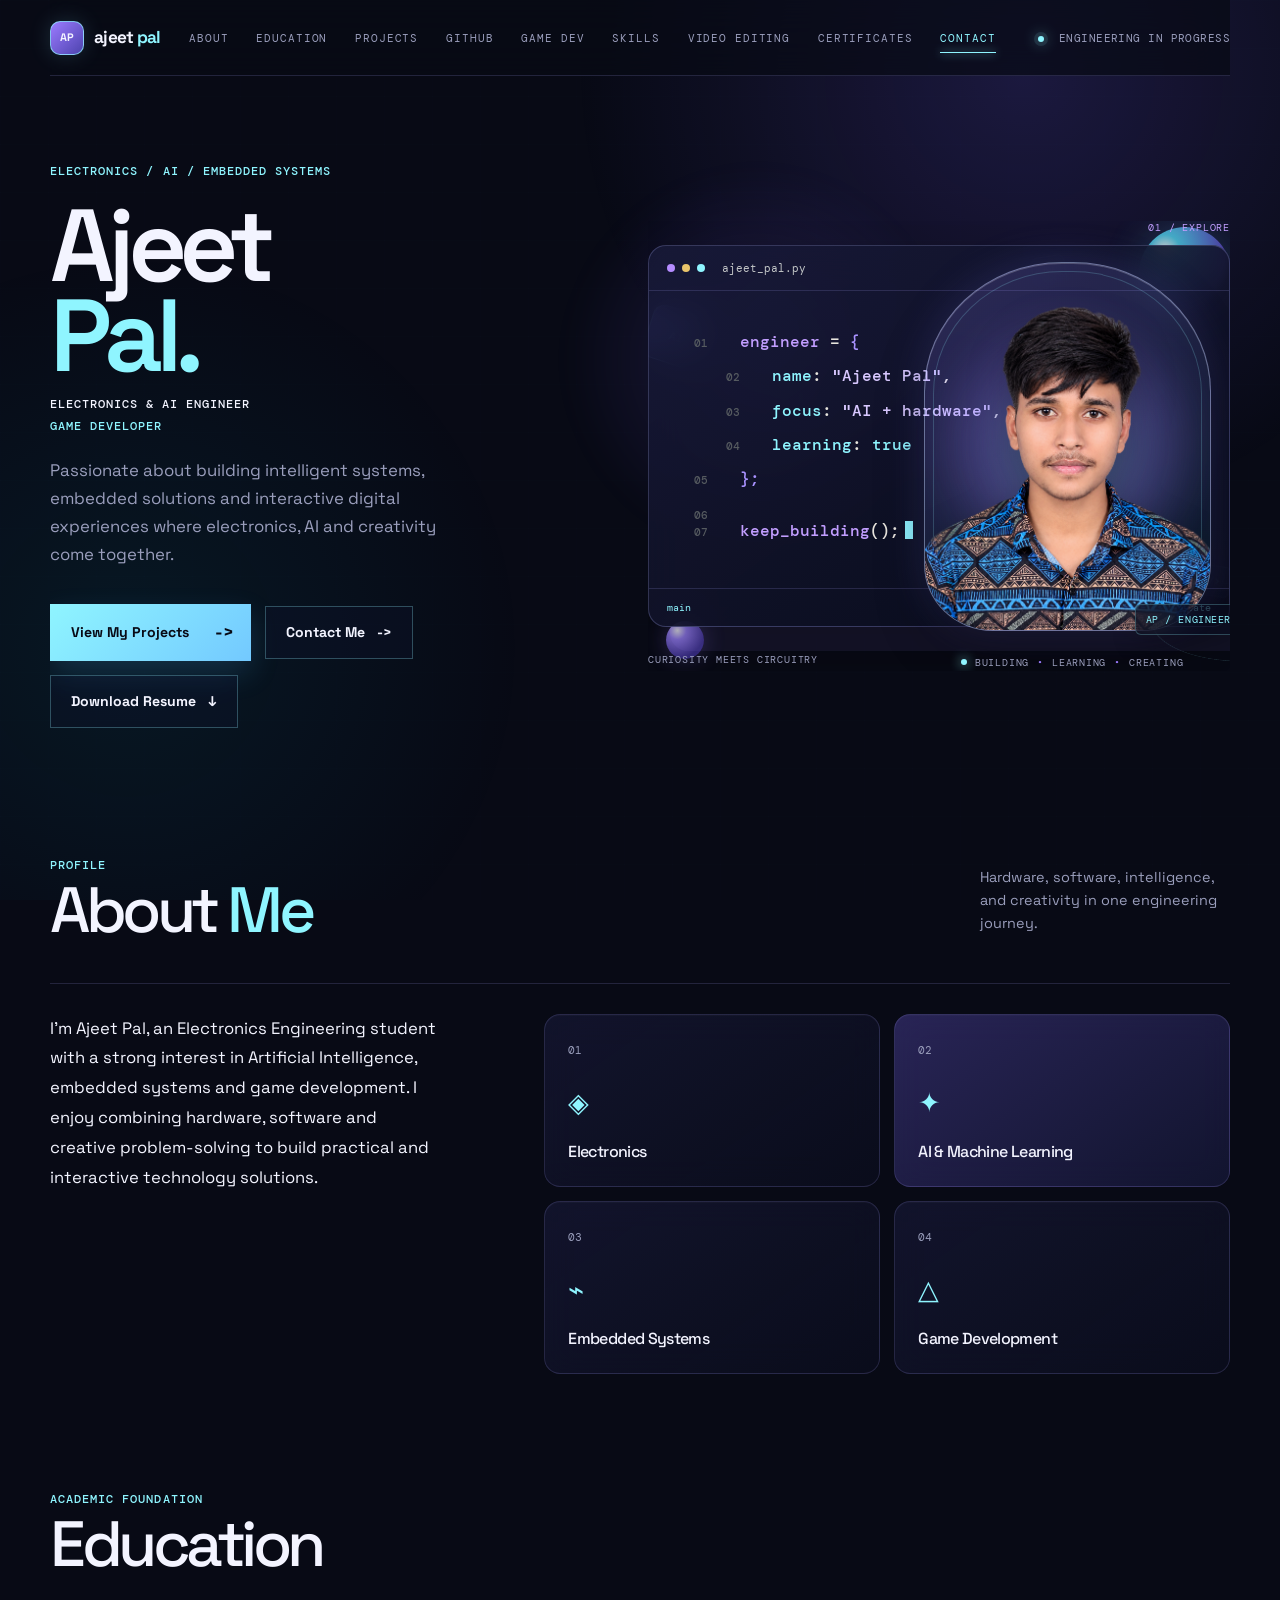
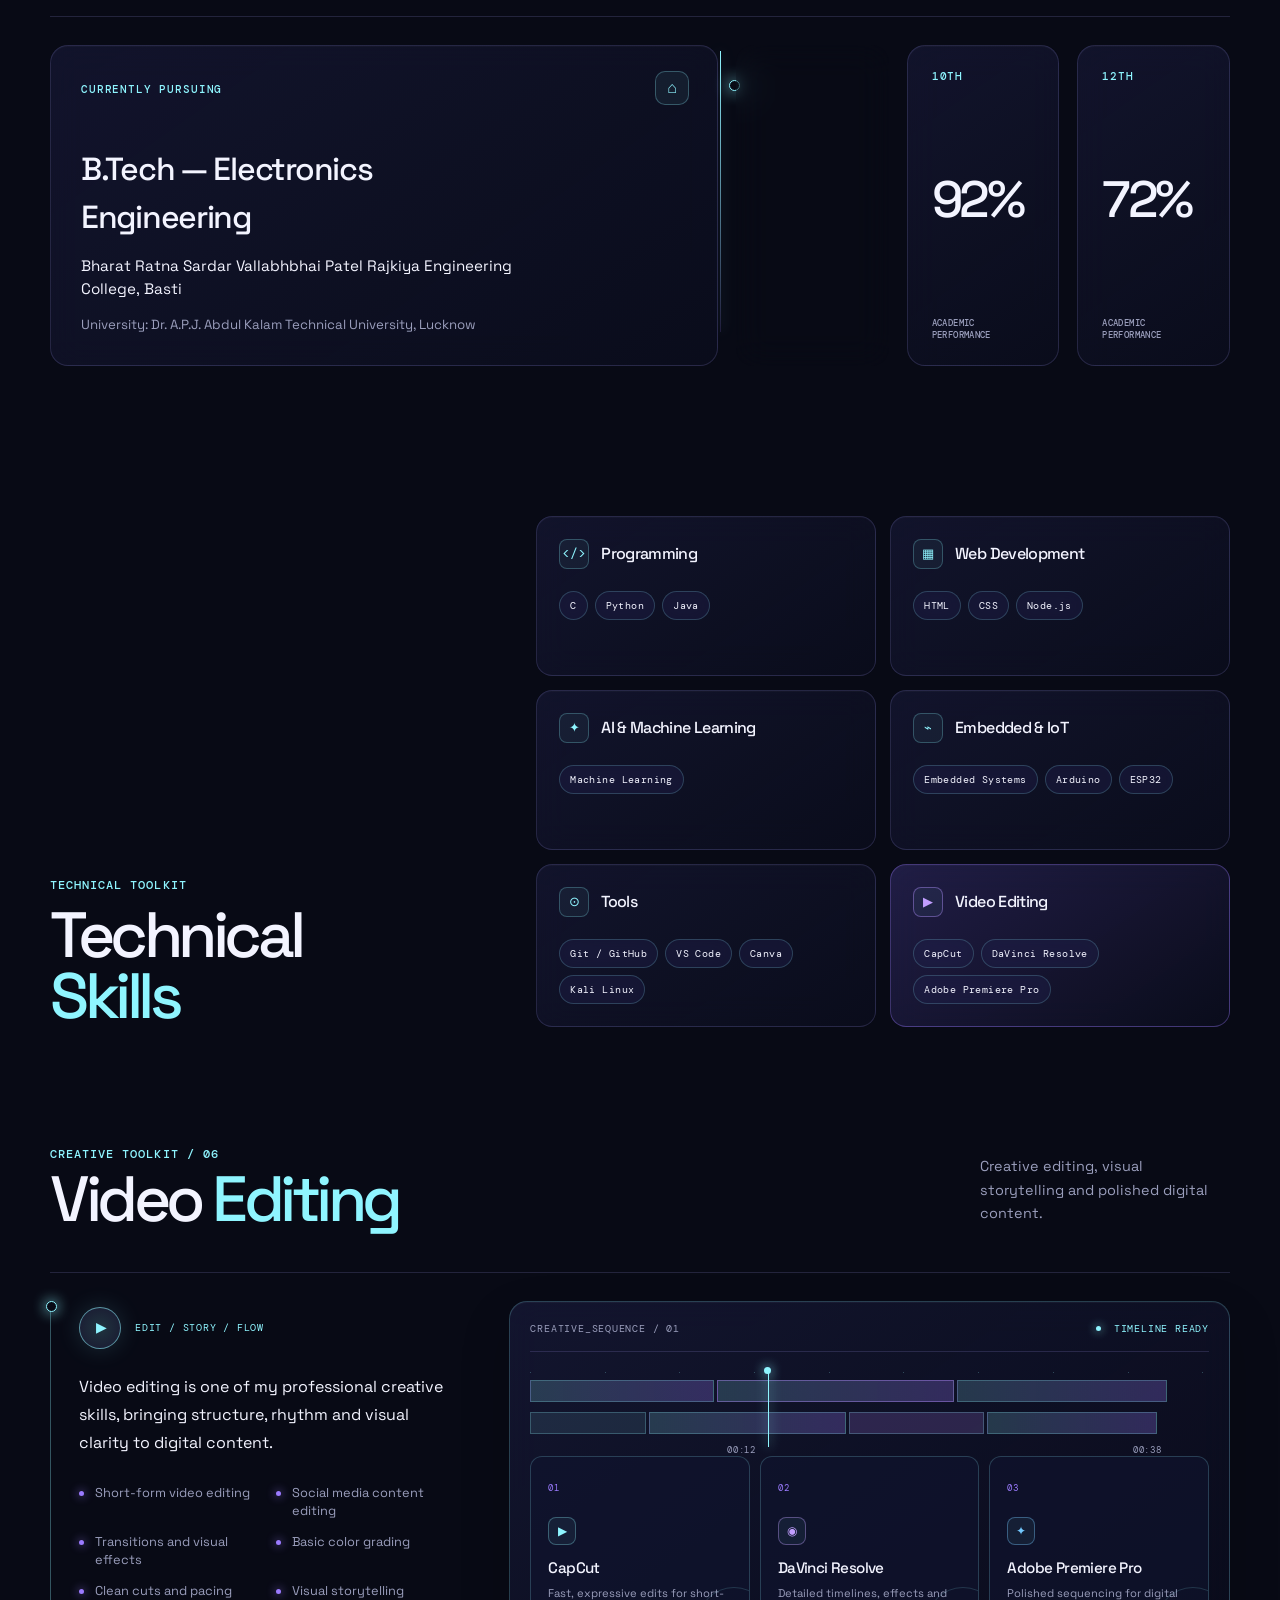
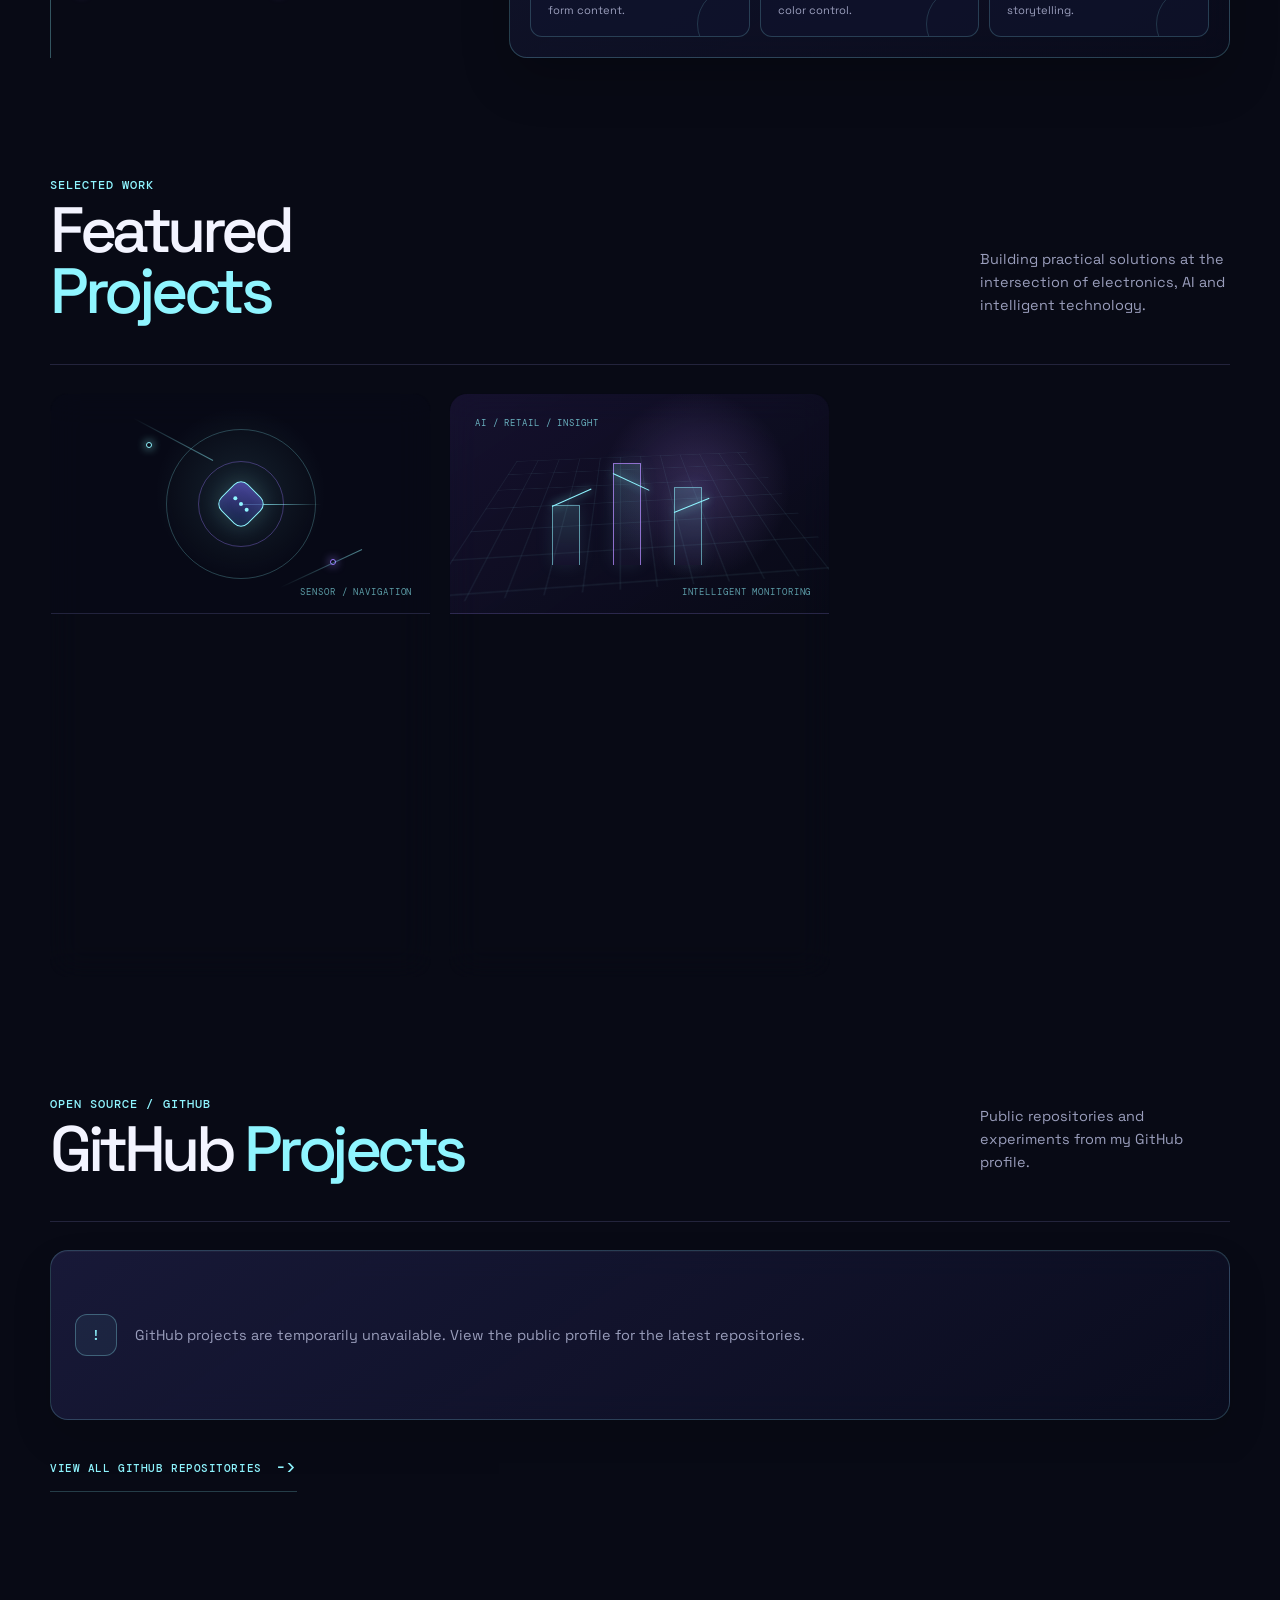
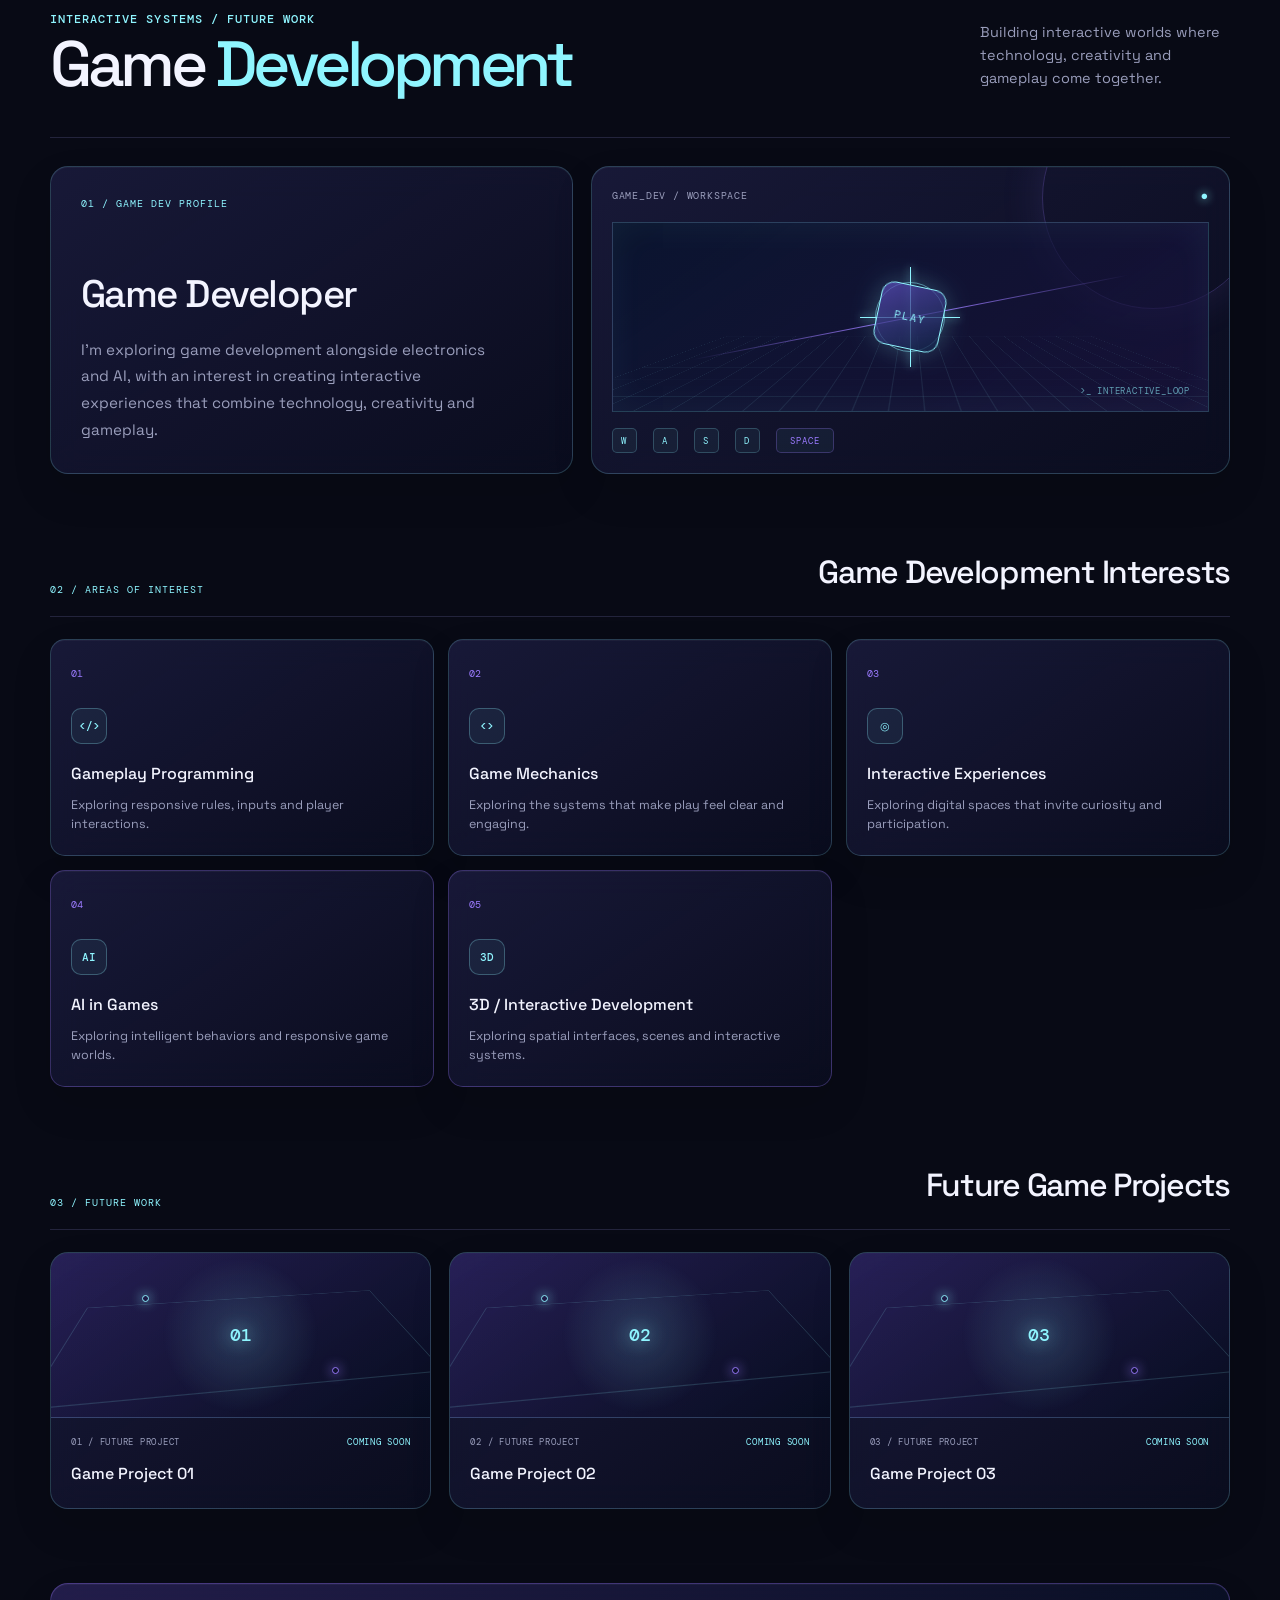
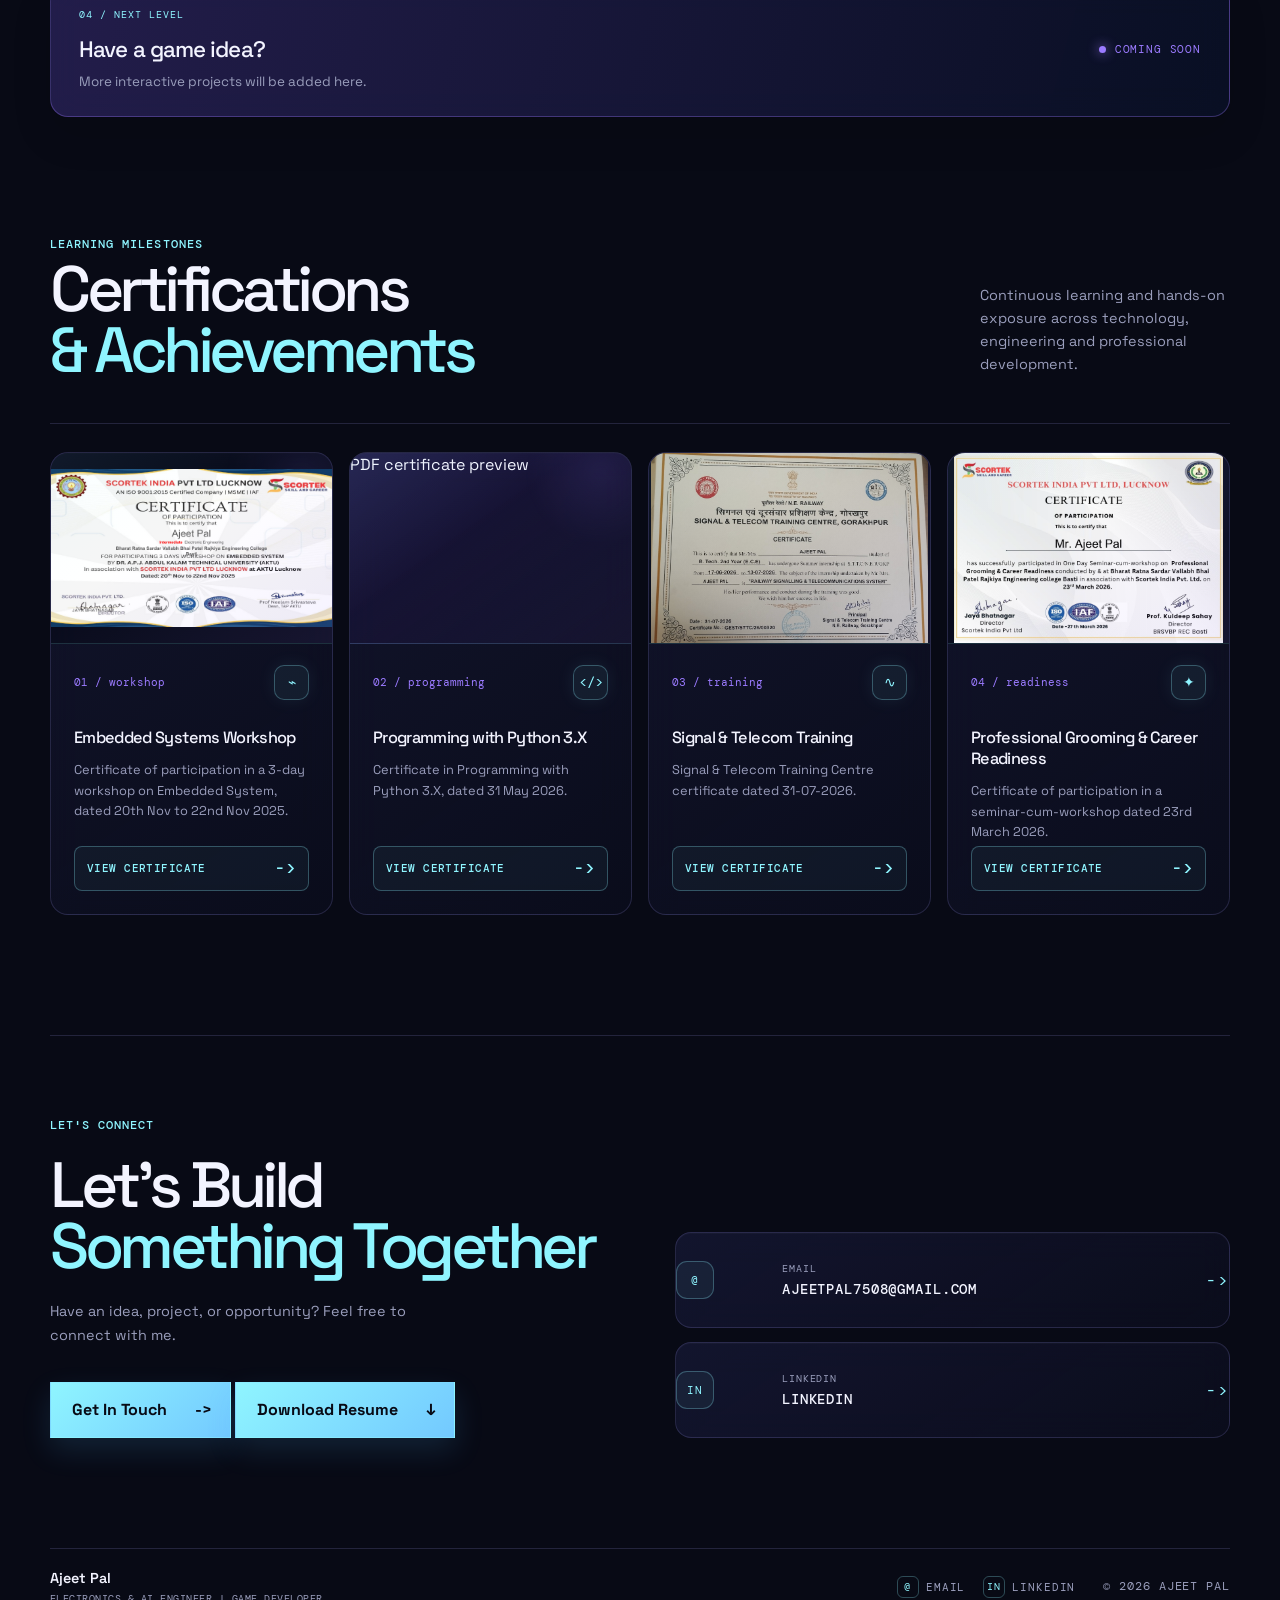
<file: index.html>
<!DOCTYPE html>
<html lang="en">
<head>
  <meta charset="UTF-8">
  <meta name="viewport" content="width=device-width, initial-scale=1.0">
  <meta name="description" content="Portfolio of Ajeet Pal — Electronics &amp; AI Engineer and Game Developer, exploring AI, embedded systems, machine learning, video editing and interactive technology.">
  <meta name="author" content="Ajeet Pal">
  <meta name="theme-color" content="#080a15">
  <meta name="robots" content="index, follow">
  <meta property="og:title" content="Ajeet Pal | Electronics &amp; AI Engineer | Game Developer">
  <meta property="og:description" content="Portfolio of Ajeet Pal — Electronics &amp; AI Engineer and Game Developer, exploring AI, embedded systems, machine learning, video editing and interactive technology.">
  <meta property="og:type" content="website">
  <meta property="og:image" content="https://ajeetpal7508-design.github.io/vibe-coding-landing/assets/ajeet-profile.png">
  <meta property="og:url" content="https://ajeetpal7508-design.github.io/vibe-coding-landing/">
  <meta name="twitter:card" content="summary_large_image">
  <meta name="twitter:title" content="Ajeet Pal | Electronics &amp; AI Engineer | Game Developer">
  <meta name="twitter:description" content="Portfolio of Ajeet Pal — Electronics &amp; AI Engineer and Game Developer, exploring AI, embedded systems, machine learning, video editing and interactive technology.">
  <meta name="twitter:image" content="https://ajeetpal7508-design.github.io/vibe-coding-landing/assets/ajeet-profile.png">
  <title>Ajeet Pal | Electronics &amp; AI Engineer | Game Developer</title>
  <link rel="canonical" href="https://ajeetpal7508-design.github.io/vibe-coding-landing/">
  <link rel="preconnect" href="https://fonts.googleapis.com">
  <link rel="preconnect" href="https://fonts.gstatic.com" crossorigin>
  <link href="https://fonts.googleapis.com/css2?family=DM+Mono:wght@400;500&family=Space+Grotesk:wght@400;500;600;700&display=swap" rel="stylesheet">
  <link rel="icon" type="image/svg+xml" href="assets/favicon.svg">
  <link rel="stylesheet" href="style.css">
  <script type="application/ld+json">
  {
    "@context": "https://schema.org",
    "@type": "Person",
    "name": "Ajeet Pal",
    "url": "https://ajeetpal7508-design.github.io/vibe-coding-landing/",
    "image": "https://ajeetpal7508-design.github.io/vibe-coding-landing/assets/ajeet-profile.png",
    "jobTitle": "Electronics & AI Engineer and Game Developer",
    "description": "Portfolio of Ajeet Pal — Electronics & AI Engineer and Game Developer, exploring AI, embedded systems, machine learning, video editing and interactive technology.",
    "knowsAbout": [
      "Electronics",
      "Artificial Intelligence",
      "Machine Learning",
      "Embedded Systems",
      "Game Development",
      "Video Editing"
    ],
    "sameAs": [
      "https://www.linkedin.com/in/ajeet-pal-542093398/"
    ]
  }
  </script>
</head>
<body>
  <div class="page-shell">
    <header class="site-header">
      <a class="brand" href="index.html" aria-label="Ajeet Pal home">
        <span class="brand-mark">AP</span>
        <span>ajeet<span class="brand-highlight"> pal</span></span>
      </a>
      <button class="menu-toggle" type="button" aria-expanded="false" aria-controls="site-nav">
        <span class="menu-icon" aria-hidden="true"><span></span><span></span></span>
        <span class="sr-only">Toggle navigation</span>
      </button>
      <nav class="site-nav" id="site-nav" aria-label="Main navigation">
        <a href="#about">About</a>
        <a href="#education">Education</a>
        <a href="#projects">Projects</a>
        <a href="#github-projects">GitHub</a>
        <a href="#game-development">Game Dev</a>
        <a href="#skills">Skills</a>
        <a href="#video-editing">Video Editing</a>
        <a href="#certifications">Certificates</a>
        <a href="#contact">Contact</a>
      </nav>
      <span class="header-status"><span class="status-dot"></span> engineering in progress</span>
    </header>

    <main>
      <section class="hero reveal" aria-labelledby="hero-title">
        <div class="hero-copy">
          <p class="eyebrow">Electronics / AI / Embedded Systems</p>
          <h1 id="hero-title">Ajeet<br><span class="accent-text">Pal.</span></h1>
          <p class="hero-role"><span>Electronics &amp; AI Engineer</span><span>Game Developer</span></p>
          <p class="hero-description">Passionate about building intelligent systems, embedded solutions and interactive digital experiences where electronics, AI and creativity come together.</p>
          <div class="hero-actions">
            <a class="primary-button" href="#projects" id="start-building">
              View My Projects
              <span class="button-arrow" aria-hidden="true">-&gt;</span>
            </a>
            <a class="secondary-button" href="#contact">Contact Me <span aria-hidden="true">-&gt;</span></a>
            <a class="secondary-button resume-button" href="assets/Ajeet_Pal_Premium_Resume.pdf" download="Ajeet_Pal_Premium_Resume.pdf" aria-label="Download Ajeet Pal resume">
              Download Resume
              <span class="download-icon" aria-hidden="true">&darr;</span>
            </a>
          </div>
        </div>
        <div class="hero-visual" aria-label="Ajeet Pal profile photo and technology workspace preview">
          <div class="tech-scene" aria-hidden="true">
            <span class="hero-particle particle-one"></span>
            <span class="hero-particle particle-two"></span>
            <span class="hero-particle particle-three"></span>
            <span class="circuit-line circuit-one"></span>
            <span class="circuit-line circuit-two"></span>
            <span class="neural-line neural-line-one"></span>
            <span class="neural-line neural-line-two"></span>
            <span class="neural-line neural-line-three"></span>
            <span class="neural-node neural-node-one"></span>
            <span class="neural-node neural-node-two"></span>
            <span class="neural-node neural-node-three"></span>
            <span class="neural-node neural-node-four"></span>
            <div class="orb orb-large"></div>
            <div class="orb orb-small"></div>
            <div class="tech-cube"><span>AI</span></div>
            <div class="microchip"><span class="chip-core">AP</span><i></i><i></i><i></i><i></i><i></i><i></i><i></i><i></i></div>
            <div class="tech-chip chip-python">PY</div>
            <div class="tech-chip chip-circuit">&lt;/&gt;</div>
            <div class="scene-ring ring-one"></div>
            <div class="scene-ring ring-two"></div>
          </div>
          <div class="profile-stage">
            <div class="profile-glow" aria-hidden="true"></div>
            <div class="profile-frame">
              <img class="profile-photo" src="assets/ajeet-profile.png" alt="Ajeet Pal" width="900" height="1200">
            </div>
            <span class="profile-tag">AP / engineer</span>
          </div>
          <div class="code-window">
            <div class="window-bar">
              <span class="window-dot red"></span>
              <span class="window-dot yellow"></span>
              <span class="window-dot green"></span>
              <span class="window-title">ajeet_pal.py</span>
            </div>
            <div class="code-content">
              <span class="code-line"><i>01</i> <b>engineer</b> = <strong>{</strong></span>
              <span class="code-line indent"><i>02</i> <em>name</em>: <span class="string">"Ajeet Pal"</span>,</span>
              <span class="code-line indent"><i>03</i> <em>focus</em>: <span class="string">"AI + hardware"</span>,</span>
              <span class="code-line indent"><i>04</i> <em>learning</em>: <mark>true</mark></span>
              <span class="code-line"><i>05</i> <strong>};</strong></span>
              <span class="code-line gap"><i>06</i></span>
              <span class="code-line"><i>07</i> <b>keep_building</b>();<span class="cursor"></span></span>
            </div>
            <div class="window-footer"><span>main</span><span>ready to create</span></div>
          </div>
          <div class="visual-label label-top">01 / explore</div>
          <div class="visual-label label-bottom">curiosity meets circuitry</div>
          <div class="hero-status"><span></span>Building <b>•</b> Learning <b>•</b> Creating</div>
        </div>
      </section>

      <section class="features about-section reveal" id="about" aria-labelledby="about-title">
        <div class="section-heading">
          <div>
            <p class="eyebrow">Profile</p>
            <h2 id="about-title">About <span class="accent-text">Me</span></h2>
          </div>
          <p class="section-note">Hardware, software, intelligence, and creativity in one engineering journey.</p>
        </div>
        <div class="about-content">
          <p class="about-description">I’m Ajeet Pal, an Electronics Engineering student with a strong interest in Artificial Intelligence, embedded systems and game development. I enjoy combining hardware, software and creative problem-solving to build practical and interactive technology solutions.</p>
          <div class="feature-grid about-highlights" aria-label="Areas of interest">
          <article class="feature-card">
            <span class="feature-number">01</span>
            <div class="feature-icon">◈</div>
            <h3>Electronics</h3>
          </article>
          <article class="feature-card featured-card">
            <span class="feature-number">02</span>
            <div class="feature-icon">✦</div>
            <h3>AI &amp; Machine Learning</h3>
          </article>
          <article class="feature-card">
            <span class="feature-number">03</span>
            <div class="feature-icon">⌁</div>
            <h3>Embedded Systems</h3>
          </article>
          <article class="feature-card">
            <span class="feature-number">04</span>
            <div class="feature-icon">△</div>
            <h3>Game Development</h3>
          </article>
          </div>
        </div>
      </section>

      <section class="education-section reveal" id="education" aria-labelledby="education-title">
        <div class="section-heading">
          <div>
            <p class="eyebrow">Academic foundation</p>
            <h2 id="education-title">Education</h2>
          </div>
        </div>
        <div class="education-grid">
          <article class="education-card education-primary">
            <span class="card-label">Currently pursuing</span>
            <div class="education-marker">⌂</div>
            <h3>B.Tech — Electronics Engineering</h3>
            <p>Bharat Ratna Sardar Vallabhbhai Patel Rajkiya Engineering College, Basti</p>
            <span class="education-detail">University: Dr. A.P.J. Abdul Kalam Technical University, Lucknow</span>
          </article>
          <div class="performance-grid">
            <article class="education-card stat-card"><span class="card-label">CGPA</span><strong>7.6</strong><span>current academic record</span></article>
            <article class="education-card stat-card"><span class="card-label">10th</span><strong>92%</strong><span>academic performance</span></article>
            <article class="education-card stat-card"><span class="card-label">12th</span><strong>72%</strong><span>academic performance</span></article>
          </div>
        </div>
      </section>

      <section class="skills-section reveal" id="skills" aria-labelledby="skills-title">
        <div class="skills-intro">
            <p class="eyebrow">Technical toolkit</p>
            <h2 id="skills-title">Technical<br><span class="accent-text">Skills</span></h2>
        </div>
        <div class="skill-categories" aria-label="Technical skills">
          <article class="skill-category"><div class="skill-category-heading"><span class="skill-icon">&lt;/&gt;</span><h3>Programming</h3></div><div class="skill-list"><span class="skill-badge">C</span><span class="skill-badge">Python</span><span class="skill-badge">Java</span></div></article>
          <article class="skill-category"><div class="skill-category-heading"><span class="skill-icon">▦</span><h3>Web Development</h3></div><div class="skill-list"><span class="skill-badge">HTML</span><span class="skill-badge">CSS</span><span class="skill-badge">Node.js</span></div></article>
          <article class="skill-category"><div class="skill-category-heading"><span class="skill-icon">✦</span><h3>AI &amp; Machine Learning</h3></div><div class="skill-list"><span class="skill-badge">Machine Learning</span></div></article>
          <article class="skill-category"><div class="skill-category-heading"><span class="skill-icon">⌁</span><h3>Embedded &amp; IoT</h3></div><div class="skill-list"><span class="skill-badge">Embedded Systems</span><span class="skill-badge">Arduino</span><span class="skill-badge">ESP32</span></div></article>
          <article class="skill-category"><div class="skill-category-heading"><span class="skill-icon">⊙</span><h3>Tools</h3></div><div class="skill-list"><span class="skill-badge">Git / GitHub</span><span class="skill-badge">VS Code</span><span class="skill-badge">Canva</span><span class="skill-badge">Kali Linux</span></div></article>
          <article class="skill-category skill-category-video"><div class="skill-category-heading"><span class="skill-icon">&#9654;</span><h3>Video Editing</h3></div><div class="skill-list"><span class="skill-badge">CapCut</span><span class="skill-badge">DaVinci Resolve</span><span class="skill-badge">Adobe Premiere Pro</span></div></article>
        </div>
      </section>

      <section class="video-editing-section reveal" id="video-editing" aria-labelledby="video-editing-title">
        <div class="section-heading video-editing-heading">
          <div>
            <p class="eyebrow">Creative toolkit / 06</p>
            <h2 id="video-editing-title">Video <span class="accent-text">Editing</span></h2>
          </div>
          <p class="section-note">Creative editing, visual storytelling and polished digital content.</p>
        </div>
        <div class="video-editing-layout">
          <div class="video-editing-copy">
            <div class="video-signal" aria-hidden="true"><span class="play-orb">&#9654;</span><span class="signal-label">EDIT / STORY / FLOW</span></div>
            <p>Video editing is one of my professional creative skills, bringing structure, rhythm and visual clarity to digital content.</p>
            <ul class="editing-focus-list">
              <li>Short-form video editing</li>
              <li>Social media content editing</li>
              <li>Transitions and visual effects</li>
              <li>Basic color grading</li>
              <li>Clean cuts and pacing</li>
              <li>Visual storytelling</li>
            </ul>
          </div>
          <div class="editing-console" aria-label="Video editing tools and timeline visual">
            <div class="console-header"><span>creative_sequence / 01</span><span class="console-live"><i></i> timeline ready</span></div>
            <div class="timeline-visual" aria-hidden="true">
              <span class="timeline-playhead"></span><span class="timeline-track track-video"><i></i><i></i><i></i></span><span class="timeline-track track-audio"><i></i><i></i><i></i><i></i></span><span class="timeline-marker marker-one">00:12</span><span class="timeline-marker marker-two">00:38</span>
            </div>
            <div class="editing-tools">
              <article class="editing-tool-card"><span class="tool-index">01</span><span class="tool-glyph">&#9654;</span><h3>CapCut</h3><p>Fast, expressive edits for short-form content.</p></article>
              <article class="editing-tool-card tool-card-violet"><span class="tool-index">02</span><span class="tool-glyph">&#9673;</span><h3>DaVinci Resolve</h3><p>Detailed timelines, effects and color control.</p></article>
              <article class="editing-tool-card tool-card-blue"><span class="tool-index">03</span><span class="tool-glyph">&#10022;</span><h3>Adobe Premiere Pro</h3><p>Polished sequencing for digital storytelling.</p></article>
            </div>
          </div>
        </div>
      </section>

      <section class="projects reveal" id="projects" aria-labelledby="projects-title">
        <div class="section-heading">
          <div>
            <p class="eyebrow">Selected work</p>
            <h2 id="projects-title">Featured<br><span class="accent-text">Projects</span></h2>
          </div>
          <p class="section-note">Building practical solutions at the intersection of electronics, AI and intelligent technology.</p>
        </div>
        <div class="project-grid">
          <a class="project-card" href="project-obstacle-robot.html" aria-label="View project: Obstacle Avoider Robot">
            <div class="project-visual robotics-visual" aria-hidden="true">
              <span class="radar-ring radar-ring-one"></span>
              <span class="radar-ring radar-ring-two"></span>
              <span class="radar-sweep"></span>
              <span class="robot-core"><i></i><i></i><i></i></span>
              <span class="sensor-node node-one"></span>
              <span class="sensor-node node-two"></span>
              <span class="circuit-trace trace-one"></span>
              <span class="circuit-trace trace-two"></span>
              <span class="visual-caption">sensor / navigation</span>
            </div>
            <div class="project-topline"><span>01 / 02</span><span>embedded systems</span></div>
            <h3>Obstacle Avoider Robot</h3>
            <p>An embedded robotics project focused on autonomous obstacle detection and avoidance, combining sensors, a microcontroller and control logic to enable the robot to navigate its surroundings.</p>
            <div class="project-tags" aria-label="Project categories"><span>Embedded Systems</span><span>Robotics</span><span>Arduino</span></div>
            <span class="project-link">View Project <span aria-hidden="true">-&gt;</span></span>
          </a>
          <a class="project-card project-card-lime" href="project-smart-ai-retail.html" aria-label="View project: Smart AI Retail System">
            <div class="project-visual retail-visual" aria-hidden="true">
              <span class="retail-grid"></span>
              <span class="retail-store store-one"></span>
              <span class="retail-store store-two"></span>
              <span class="retail-store store-three"></span>
              <span class="retail-line line-one"></span>
              <span class="retail-line line-two"></span>
              <span class="retail-line line-three"></span>
              <span class="retail-data">AI / RETAIL / INSIGHT</span>
              <span class="visual-caption">intelligent monitoring</span>
            </div>
            <div class="project-topline"><span>02 / 02</span><span>artificial intelligence</span></div>
            <h3>Smart AI Retail System</h3>
            <p>An AI-powered retail intelligence concept designed to support smarter store operations through automated retail monitoring, inventory visibility and intelligent customer-focused insights.</p>
            <div class="project-tags" aria-label="Project categories"><span>Artificial Intelligence</span><span>Retail Technology</span><span>Machine Learning</span></div>
            <span class="project-link">View Project <span aria-hidden="true">-&gt;</span></span>
          </a>
        </div>
      </section>

      <section class="github-projects reveal" id="github-projects" aria-labelledby="github-projects-title">
        <div class="section-heading">
          <div>
            <p class="eyebrow">Open source / GitHub</p>
            <h2 id="github-projects-title">GitHub <span class="accent-text">Projects</span></h2>
          </div>
          <p class="section-note">Public repositories and experiments from my GitHub profile.</p>
        </div>
        <div class="github-project-grid" id="github-project-grid" aria-live="polite">
          <article class="github-project-status" data-github-status>
            <span class="github-status-mark" aria-hidden="true">...</span>
            <p>Loading public repositories...</p>
          </article>
        </div>
        <a class="github-all-link" href="https://github.com/ajeetpal7508-design" target="_blank" rel="noopener noreferrer">
          View All GitHub Repositories <span aria-hidden="true">-&gt;</span>
        </a>
      </section>

      <section class="game-development reveal" id="game-development" aria-labelledby="game-development-title">
        <div class="section-heading">
          <div>
            <p class="eyebrow">Interactive systems / future work</p>
            <h2 id="game-development-title">Game <span class="accent-text">Development</span></h2>
          </div>
          <p class="section-note">Building interactive worlds where technology, creativity and gameplay come together.</p>
        </div>

        <div class="game-dev-profile">
          <article class="game-profile-copy">
            <p class="game-panel-label">01 / Game dev profile</p>
            <h3>Game Developer</h3>
            <p>I&rsquo;m exploring game development alongside electronics and AI, with an interest in creating interactive experiences that combine technology, creativity and gameplay.</p>
          </article>
          <div class="game-console-visual" aria-label="Game development workspace visual">
            <div class="game-console-topline"><span>GAME_DEV / WORKSPACE</span><span class="console-dot">●</span></div>
            <div class="game-console-screen" aria-hidden="true">
              <span class="console-crosshair"></span>
              <span class="console-horizon"></span>
              <span class="console-cube">PLAY</span>
              <span class="console-code">&gt;_ interactive_loop</span>
            </div>
            <div class="game-console-keys" aria-hidden="true"><span>W</span><span>A</span><span>S</span><span>D</span><span>SPACE</span></div>
          </div>
        </div>

        <div class="game-interests-block">
          <div class="game-subheading">
            <p class="game-panel-label">02 / Areas of interest</p>
            <h3>Game Development Interests</h3>
          </div>
          <div class="game-interest-grid">
            <article class="game-interest-card"><span class="game-interest-index">01</span><span class="game-interest-icon">&lt;/&gt;</span><h4>Gameplay Programming</h4><p>Exploring responsive rules, inputs and player interactions.</p></article>
            <article class="game-interest-card"><span class="game-interest-index">02</span><span class="game-interest-icon">&lt;&gt;</span><h4>Game Mechanics</h4><p>Exploring the systems that make play feel clear and engaging.</p></article>
            <article class="game-interest-card"><span class="game-interest-index">03</span><span class="game-interest-icon">◎</span><h4>Interactive Experiences</h4><p>Exploring digital spaces that invite curiosity and participation.</p></article>
            <article class="game-interest-card"><span class="game-interest-index">04</span><span class="game-interest-icon">AI</span><h4>AI in Games</h4><p>Exploring intelligent behaviors and responsive game worlds.</p></article>
            <article class="game-interest-card"><span class="game-interest-index">05</span><span class="game-interest-icon">3D</span><h4>3D / Interactive Development</h4><p>Exploring spatial interfaces, scenes and interactive systems.</p></article>
          </div>
        </div>

        <div class="game-future-block">
          <div class="game-subheading">
            <p class="game-panel-label">03 / Future work</p>
            <h3>Future Game Projects</h3>
          </div>
          <div class="game-project-grid">
            <article class="game-project-placeholder" aria-label="Game Project 01, coming soon"><div class="game-project-screen" aria-hidden="true"><span>01</span><i></i><i></i></div><div class="game-project-meta"><span>01 / FUTURE PROJECT</span><strong>Coming Soon</strong></div><h4>Game Project 01</h4></article>
            <article class="game-project-placeholder" aria-label="Game Project 02, coming soon"><div class="game-project-screen" aria-hidden="true"><span>02</span><i></i><i></i></div><div class="game-project-meta"><span>02 / FUTURE PROJECT</span><strong>Coming Soon</strong></div><h4>Game Project 02</h4></article>
            <article class="game-project-placeholder" aria-label="Game Project 03, coming soon"><div class="game-project-screen" aria-hidden="true"><span>03</span><i></i><i></i></div><div class="game-project-meta"><span>03 / FUTURE PROJECT</span><strong>Coming Soon</strong></div><h4>Game Project 03</h4></article>
          </div>
        </div>

        <aside class="game-future-cta" aria-label="Future game development call to action">
          <div><p class="game-panel-label">04 / Next level</p><h3>Have a game idea?</h3><p>More interactive projects will be added here.</p></div>
          <span class="game-coming-soon"><i aria-hidden="true"></i> Coming Soon</span>
        </aside>
      </section>

      <section class="certifications-section reveal" id="certifications" aria-labelledby="certifications-title">
        <div class="section-heading">
          <div>
            <p class="eyebrow">Learning milestones</p>
            <h2 id="certifications-title">Certifications<br><span class="accent-text">&amp; Achievements</span></h2>
          </div>
          <p class="section-note">Continuous learning and hands-on exposure across technology, engineering and professional development.</p>
        </div>
        <div class="certificate-grid">
          <article class="certificate-card">
            <div class="certificate-media image-media"><img src="assets/certificates/embedded-systems-workshop.png" alt="Embedded Systems Workshop certificate for Ajeet Pal" width="1500" height="843" loading="lazy"></div>
            <div class="certificate-content">
              <div class="certificate-topline"><span>01 / workshop</span><span class="certificate-icon">⌁</span></div>
              <h3>Embedded Systems Workshop</h3>
              <p>Certificate of participation in a 3-day workshop on Embedded System, dated 20th Nov to 22nd Nov 2025.</p>
              <button class="certificate-button" type="button" data-certificate="assets/certificates/embedded-systems-workshop.png" data-certificate-type="image" data-certificate-title="Embedded Systems Workshop">View Certificate <span aria-hidden="true">-&gt;</span></button>
            </div>
          </article>
          <article class="certificate-card">
            <div class="certificate-media pdf-media"><object data="assets/certificates/python-3-certificate.pdf" type="application/pdf" aria-label="Programming with Python 3.X certificate preview"><span>PDF certificate preview</span></object></div>
            <div class="certificate-content">
              <div class="certificate-topline"><span>02 / programming</span><span class="certificate-icon">&lt;/&gt;</span></div>
              <h3>Programming with Python 3.X</h3>
              <p>Certificate in Programming with Python 3.X, dated 31 May 2026.</p>
              <button class="certificate-button" type="button" data-certificate="assets/certificates/python-3-certificate.pdf" data-certificate-type="pdf" data-certificate-title="Programming with Python 3.X">View Certificate <span aria-hidden="true">-&gt;</span></button>
            </div>
          </article>
          <article class="certificate-card">
            <div class="certificate-media image-media"><img src="assets/certificates/signal-telecom-training.jpg" alt="Signal and Telecom Training certificate for Ajeet Pal" width="1152" height="1536" loading="lazy"></div>
            <div class="certificate-content">
              <div class="certificate-topline"><span>03 / training</span><span class="certificate-icon">∿</span></div>
              <h3>Signal &amp; Telecom Training</h3>
              <p>Signal &amp; Telecom Training Centre certificate dated 31-07-2026.</p>
              <button class="certificate-button" type="button" data-certificate="assets/certificates/signal-telecom-training.jpg" data-certificate-type="image" data-certificate-title="Signal &amp; Telecom Training">View Certificate <span aria-hidden="true">-&gt;</span></button>
            </div>
          </article>
          <article class="certificate-card">
            <div class="certificate-media image-media"><img src="assets/certificates/professional-grooming-career-readiness.jpg" alt="Professional Grooming and Career Readiness certificate for Ajeet Pal" width="1600" height="1127" loading="lazy"></div>
            <div class="certificate-content">
              <div class="certificate-topline"><span>04 / readiness</span><span class="certificate-icon">✦</span></div>
              <h3>Professional Grooming &amp; Career Readiness</h3>
              <p>Certificate of participation in a seminar-cum-workshop dated 23rd March 2026.</p>
              <button class="certificate-button" type="button" data-certificate="assets/certificates/professional-grooming-career-readiness.jpg" data-certificate-type="image" data-certificate-title="Professional Grooming &amp; Career Readiness">View Certificate <span aria-hidden="true">-&gt;</span></button>
            </div>
          </article>
        </div>
      </section>

      <div class="certificate-lightbox" id="certificate-lightbox" role="dialog" aria-modal="true" aria-labelledby="lightbox-title" hidden>
        <div class="lightbox-panel">
          <div class="lightbox-header"><h2 id="lightbox-title">Certificate preview</h2><button class="lightbox-close" type="button" aria-label="Close certificate preview">&times;</button></div>
          <div class="lightbox-content"></div>
        </div>
      </div>

      <section class="contact-section reveal" id="contact" aria-labelledby="contact-title">
        <div>
          <p class="eyebrow">Let&apos;s connect</p>
          <h2 id="contact-title">Let&apos;s Build<br><span class="accent-text">Something Together</span></h2>
          <p class="contact-note">Have an idea, project, or opportunity? Feel free to connect with me.</p>
          <a class="contact-cta" href="mailto:ajeetpal7508@gmail.com">Get In Touch <span aria-hidden="true">-&gt;</span></a>
          <a class="contact-cta resume-cta" href="assets/Ajeet_Pal_Premium_Resume.pdf" download="Ajeet_Pal_Premium_Resume.pdf" aria-label="Download Ajeet Pal resume">
            Download Resume <span class="download-icon" aria-hidden="true">&darr;</span>
          </a>
        </div>
        <div class="contact-links" aria-label="Contact links">
          <a class="contact-row" href="mailto:ajeetpal7508@gmail.com">
            <span class="contact-icon" aria-hidden="true">@</span>
            <span class="contact-copy"><small>Email</small><strong>ajeetpal7508@gmail.com</strong></span>
            <span class="contact-arrow" aria-hidden="true">-&gt;</span>
          </a>
          <a class="contact-row" href="https://www.linkedin.com/in/ajeet-pal-542093398/" target="_blank" rel="noopener noreferrer">
            <span class="contact-icon" aria-hidden="true">in</span>
            <span class="contact-copy"><small>LinkedIn</small><strong>LinkedIn</strong></span>
            <span class="contact-arrow" aria-hidden="true">-&gt;</span>
          </a>
        </div>
      </section>
    </main>

    <footer class="site-footer">
      <div class="footer-identity">
        <strong>Ajeet Pal</strong>
        <span>Electronics &amp; AI Engineer | Game Developer</span>
      </div>
      <div class="footer-links">
        <a class="footer-contact-link" href="mailto:ajeetpal7508@gmail.com" aria-label="Email Ajeet Pal">
          <span class="footer-icon" aria-hidden="true">@</span><span>Email</span>
        </a>
        <a class="footer-contact-link" href="https://www.linkedin.com/in/ajeet-pal-542093398/" target="_blank" rel="noopener noreferrer" aria-label="Open Ajeet Pal LinkedIn profile in a new tab">
          <span class="footer-icon" aria-hidden="true">in</span><span>LinkedIn</span>
        </a>
      </div>
      <span class="copyright">&copy; <span id="current-year"></span> Ajeet Pal</span>
    </footer>
  </div>
  <script src="script.js"></script>
</body>
</html>
</file>
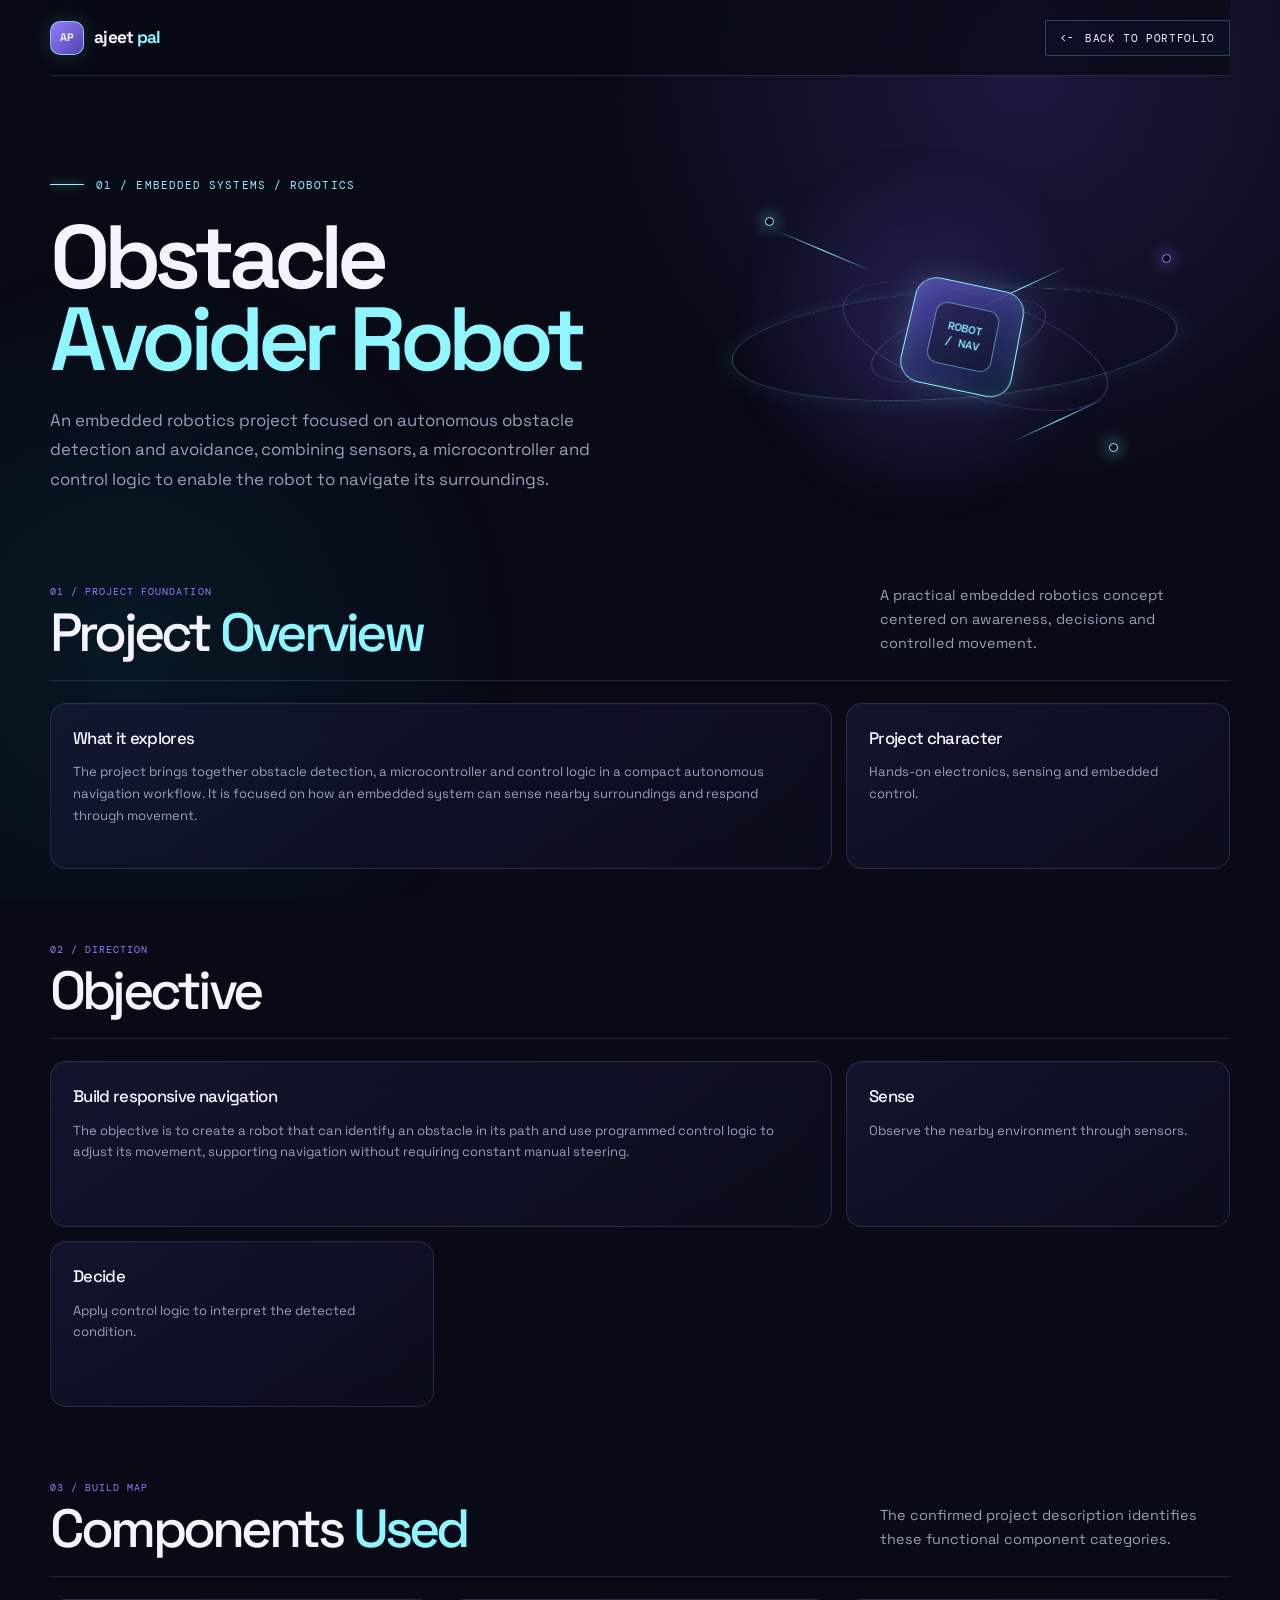
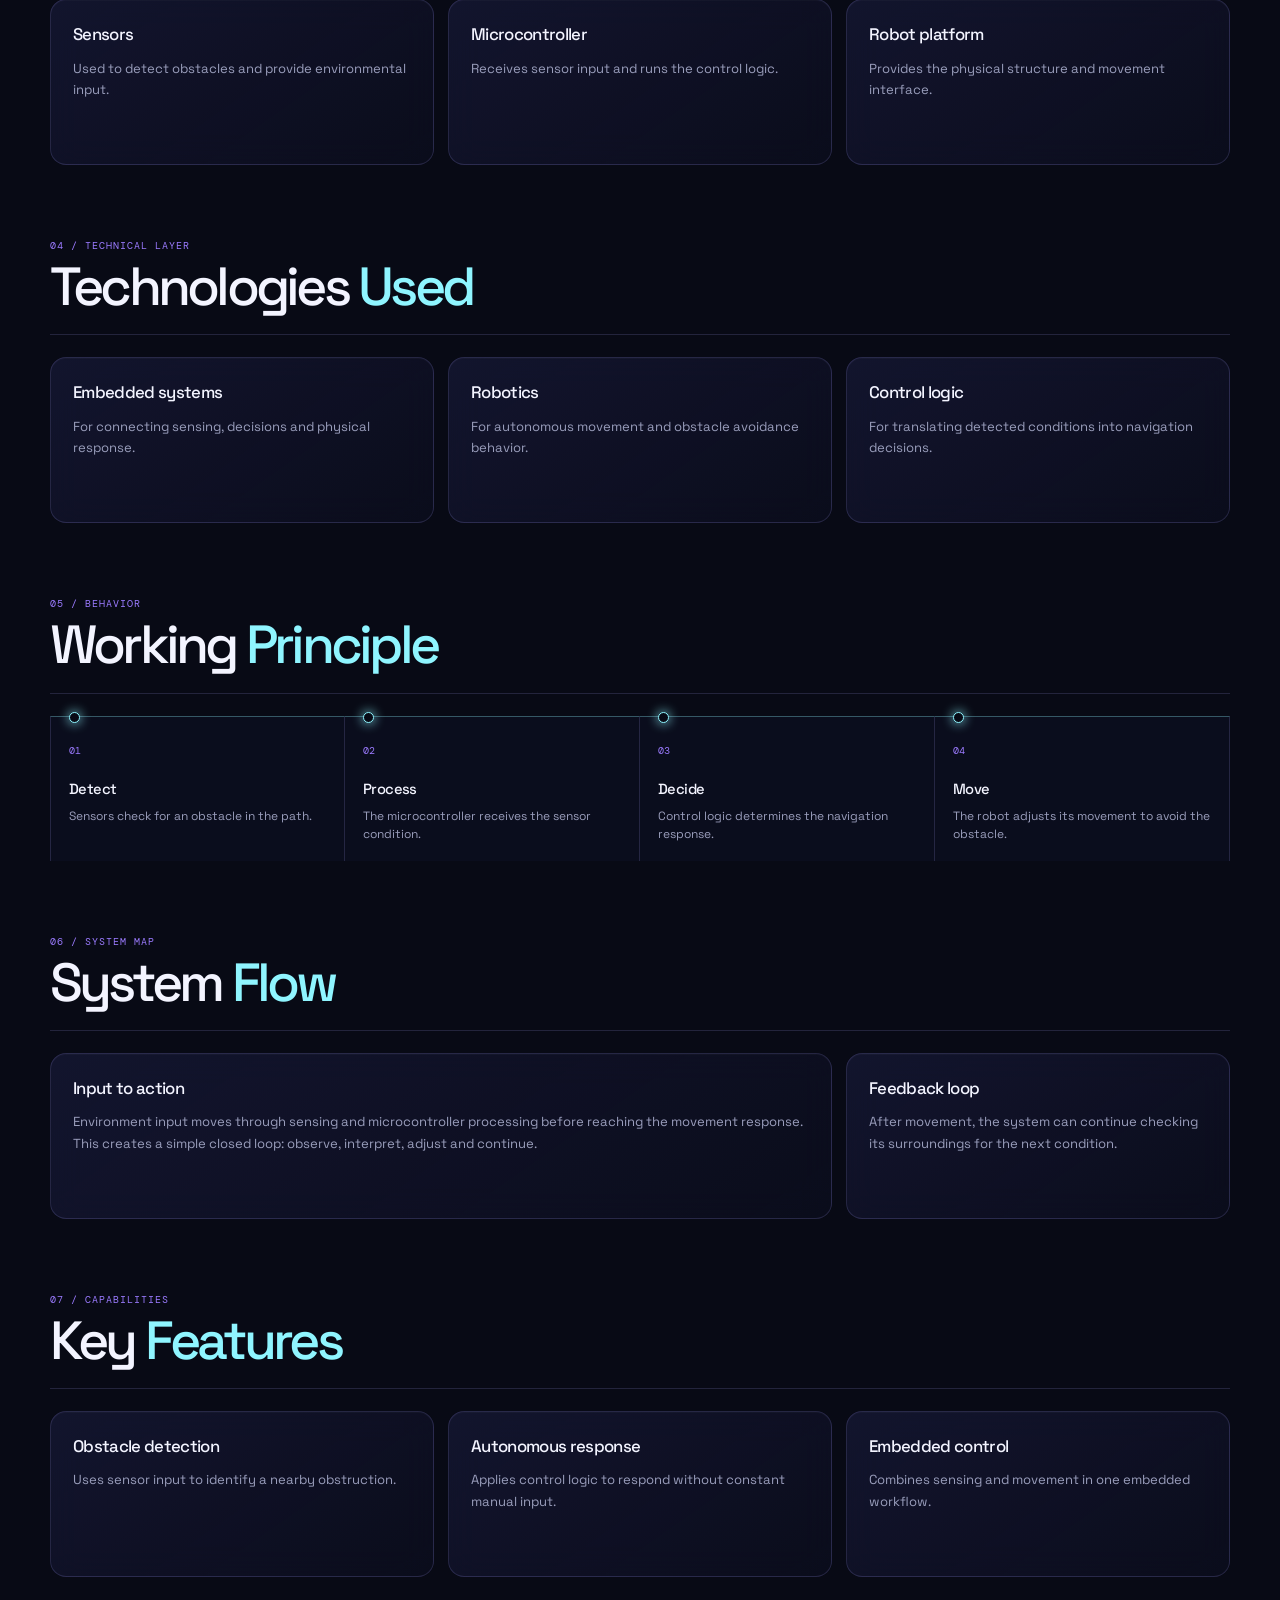
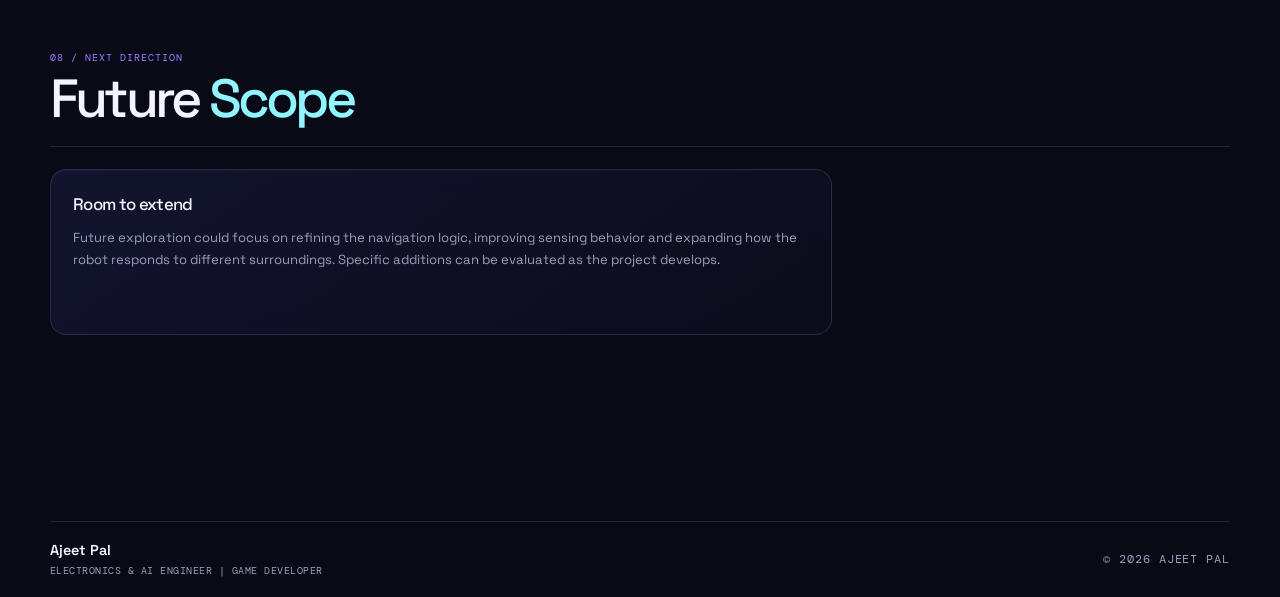
<file: project-obstacle-robot.html>
<!DOCTYPE html>
<html lang="en">
<head>
  <meta charset="UTF-8">
  <meta name="viewport" content="width=device-width, initial-scale=1.0">
  <meta name="description" content="Obstacle Avoider Robot project by Ajeet Pal.">
   <meta name="author" content="Ajeet Pal">
  <meta name="theme-color" content="#080a15">
   <meta name="robots" content="index, follow">
   <meta property="og:title" content="Obstacle Avoider Robot | Ajeet Pal">
   <meta property="og:description" content="Obstacle Avoider Robot project by Ajeet Pal.">
   <meta property="og:type" content="website">
   <meta property="og:image" content="https://ajeetpal7508-design.github.io/vibe-coding-landing/assets/ajeet-profile.png">
   <meta property="og:url" content="https://ajeetpal7508-design.github.io/vibe-coding-landing/project-obstacle-robot.html">
   <meta name="twitter:card" content="summary_large_image">
   <meta name="twitter:title" content="Obstacle Avoider Robot | Ajeet Pal">
   <meta name="twitter:description" content="Obstacle Avoider Robot project by Ajeet Pal.">
   <meta name="twitter:image" content="https://ajeetpal7508-design.github.io/vibe-coding-landing/assets/ajeet-profile.png">
  <title>Obstacle Avoider Robot | Ajeet Pal</title>
   <link rel="canonical" href="https://ajeetpal7508-design.github.io/vibe-coding-landing/project-obstacle-robot.html">
  <link rel="preconnect" href="https://fonts.googleapis.com">
  <link rel="preconnect" href="https://fonts.gstatic.com" crossorigin>
  <link href="https://fonts.googleapis.com/css2?family=DM+Mono:wght@400;500&family=Space+Grotesk:wght@400;500;600;700&display=swap" rel="stylesheet">
  <link rel="stylesheet" href="style.css">
  <link rel="stylesheet" href="project-page.css">
</head>
<body class="project-page">
  <div class="page-shell">
    <header class="site-header">
      <a class="brand" href="index.html" aria-label="Ajeet Pal home"><span class="brand-mark">AP</span><span>ajeet<span class="brand-highlight"> pal</span></span></a>
      <a class="project-back" href="index.html"><span aria-hidden="true">&lt;-</span> Back to Portfolio</a>
    </header>
    <main class="project-detail-main">
      <section class="project-hero reveal-detail" aria-labelledby="project-title">
        <div class="project-hero-copy">
          <p class="project-kicker">01 / Embedded systems / Robotics</p>
          <h1 id="project-title">Obstacle<br><span class="accent-text">Avoider Robot</span></h1>
          <p class="project-summary">An embedded robotics project focused on autonomous obstacle detection and avoidance, combining sensors, a microcontroller and control logic to enable the robot to navigate its surroundings.</p>
        </div>
        <div class="project-hero-visual" aria-hidden="true">
          <span class="project-orbit"></span><span class="project-node project-node-one"></span><span class="project-node project-node-two"></span><span class="project-node project-node-three"></span><span class="project-trace project-trace-one"></span><span class="project-trace project-trace-two"></span><span class="project-trace project-trace-three"></span>
          <div class="project-core"><span>ROBOT<br>/ NAV</span></div>
        </div>
      </section>

      <section class="detail-section reveal-detail" aria-labelledby="overview-title">
        <div class="detail-section-heading"><div><p class="detail-index">01 / Project foundation</p><h2 id="overview-title">Project <span class="accent-text">Overview</span></h2></div><p class="detail-lead">A practical embedded robotics concept centered on awareness, decisions and controlled movement.</p></div>
        <div class="detail-grid"><article class="detail-card detail-wide"><h3>What it explores</h3><p>The project brings together obstacle detection, a microcontroller and control logic in a compact autonomous navigation workflow. It is focused on how an embedded system can sense nearby surroundings and respond through movement.</p></article><article class="detail-card"><h3>Project character</h3><p>Hands-on electronics, sensing and embedded control.</p></article></div>
      </section>

      <section class="detail-section reveal-detail" aria-labelledby="objective-title">
        <div class="detail-section-heading"><div><p class="detail-index">02 / Direction</p><h2 id="objective-title">Objective</h2></div></div>
        <div class="detail-grid"><article class="detail-card detail-wide"><h3>Build responsive navigation</h3><p>The objective is to create a robot that can identify an obstacle in its path and use programmed control logic to adjust its movement, supporting navigation without requiring constant manual steering.</p></article><article class="detail-card"><h3>Sense</h3><p>Observe the nearby environment through sensors.</p></article><article class="detail-card"><h3>Decide</h3><p>Apply control logic to interpret the detected condition.</p></article></div>
      </section>

      <section class="detail-section reveal-detail" aria-labelledby="components-title">
        <div class="detail-section-heading"><div><p class="detail-index">03 / Build map</p><h2 id="components-title">Components <span class="accent-text">Used</span></h2></div><p class="detail-lead">The confirmed project description identifies these functional component categories.</p></div>
        <div class="detail-grid"><article class="detail-card"><h3>Sensors</h3><p>Used to detect obstacles and provide environmental input.</p></article><article class="detail-card"><h3>Microcontroller</h3><p>Receives sensor input and runs the control logic.</p></article><article class="detail-card"><h3>Robot platform</h3><p>Provides the physical structure and movement interface.</p></article></div>
      </section>

      <section class="detail-section reveal-detail" aria-labelledby="technology-title">
        <div class="detail-section-heading"><div><p class="detail-index">04 / Technical layer</p><h2 id="technology-title">Technologies <span class="accent-text">Used</span></h2></div></div>
        <div class="detail-grid"><article class="detail-card"><h3>Embedded systems</h3><p>For connecting sensing, decisions and physical response.</p></article><article class="detail-card"><h3>Robotics</h3><p>For autonomous movement and obstacle avoidance behavior.</p></article><article class="detail-card"><h3>Control logic</h3><p>For translating detected conditions into navigation decisions.</p></article></div>
      </section>

      <section class="detail-section reveal-detail" aria-labelledby="working-title">
        <div class="detail-section-heading"><div><p class="detail-index">05 / Behavior</p><h2 id="working-title">Working <span class="accent-text">Principle</span></h2></div></div>
        <div class="detail-flow"><article class="flow-step"><span>01</span><h3>Detect</h3><p>Sensors check for an obstacle in the path.</p></article><article class="flow-step"><span>02</span><h3>Process</h3><p>The microcontroller receives the sensor condition.</p></article><article class="flow-step"><span>03</span><h3>Decide</h3><p>Control logic determines the navigation response.</p></article><article class="flow-step"><span>04</span><h3>Move</h3><p>The robot adjusts its movement to avoid the obstacle.</p></article></div>
      </section>

      <section class="detail-section reveal-detail" aria-labelledby="flow-title">
        <div class="detail-section-heading"><div><p class="detail-index">06 / System map</p><h2 id="flow-title">System <span class="accent-text">Flow</span></h2></div></div>
        <div class="detail-grid"><article class="detail-card detail-wide"><h3>Input to action</h3><p>Environment input moves through sensing and microcontroller processing before reaching the movement response. This creates a simple closed loop: observe, interpret, adjust and continue.</p></article><article class="detail-card"><h3>Feedback loop</h3><p>After movement, the system can continue checking its surroundings for the next condition.</p></article></div>
      </section>

      <section class="detail-section reveal-detail" aria-labelledby="features-title">
        <div class="detail-section-heading"><div><p class="detail-index">07 / Capabilities</p><h2 id="features-title">Key <span class="accent-text">Features</span></h2></div></div>
        <div class="detail-grid"><article class="detail-card"><h3>Obstacle detection</h3><p>Uses sensor input to identify a nearby obstruction.</p></article><article class="detail-card"><h3>Autonomous response</h3><p>Applies control logic to respond without constant manual input.</p></article><article class="detail-card"><h3>Embedded control</h3><p>Combines sensing and movement in one embedded workflow.</p></article></div>
      </section>

      <section class="detail-section reveal-detail" aria-labelledby="future-title">
        <div class="detail-section-heading"><div><p class="detail-index">08 / Next direction</p><h2 id="future-title">Future <span class="accent-text">Scope</span></h2></div></div>
        <div class="detail-grid"><article class="detail-card detail-wide"><h3>Room to extend</h3><p>Future exploration could focus on refining the navigation logic, improving sensing behavior and expanding how the robot responds to different surroundings. Specific additions can be evaluated as the project develops.</p></article></div>
      </section>
    </main>
    <footer class="site-footer"><div class="footer-identity"><strong>Ajeet Pal</strong><span>Electronics &amp; AI Engineer | Game Developer</span></div><span class="copyright">&copy; 2026 Ajeet Pal</span></footer>
  </div>
</body>
</html>
</file>
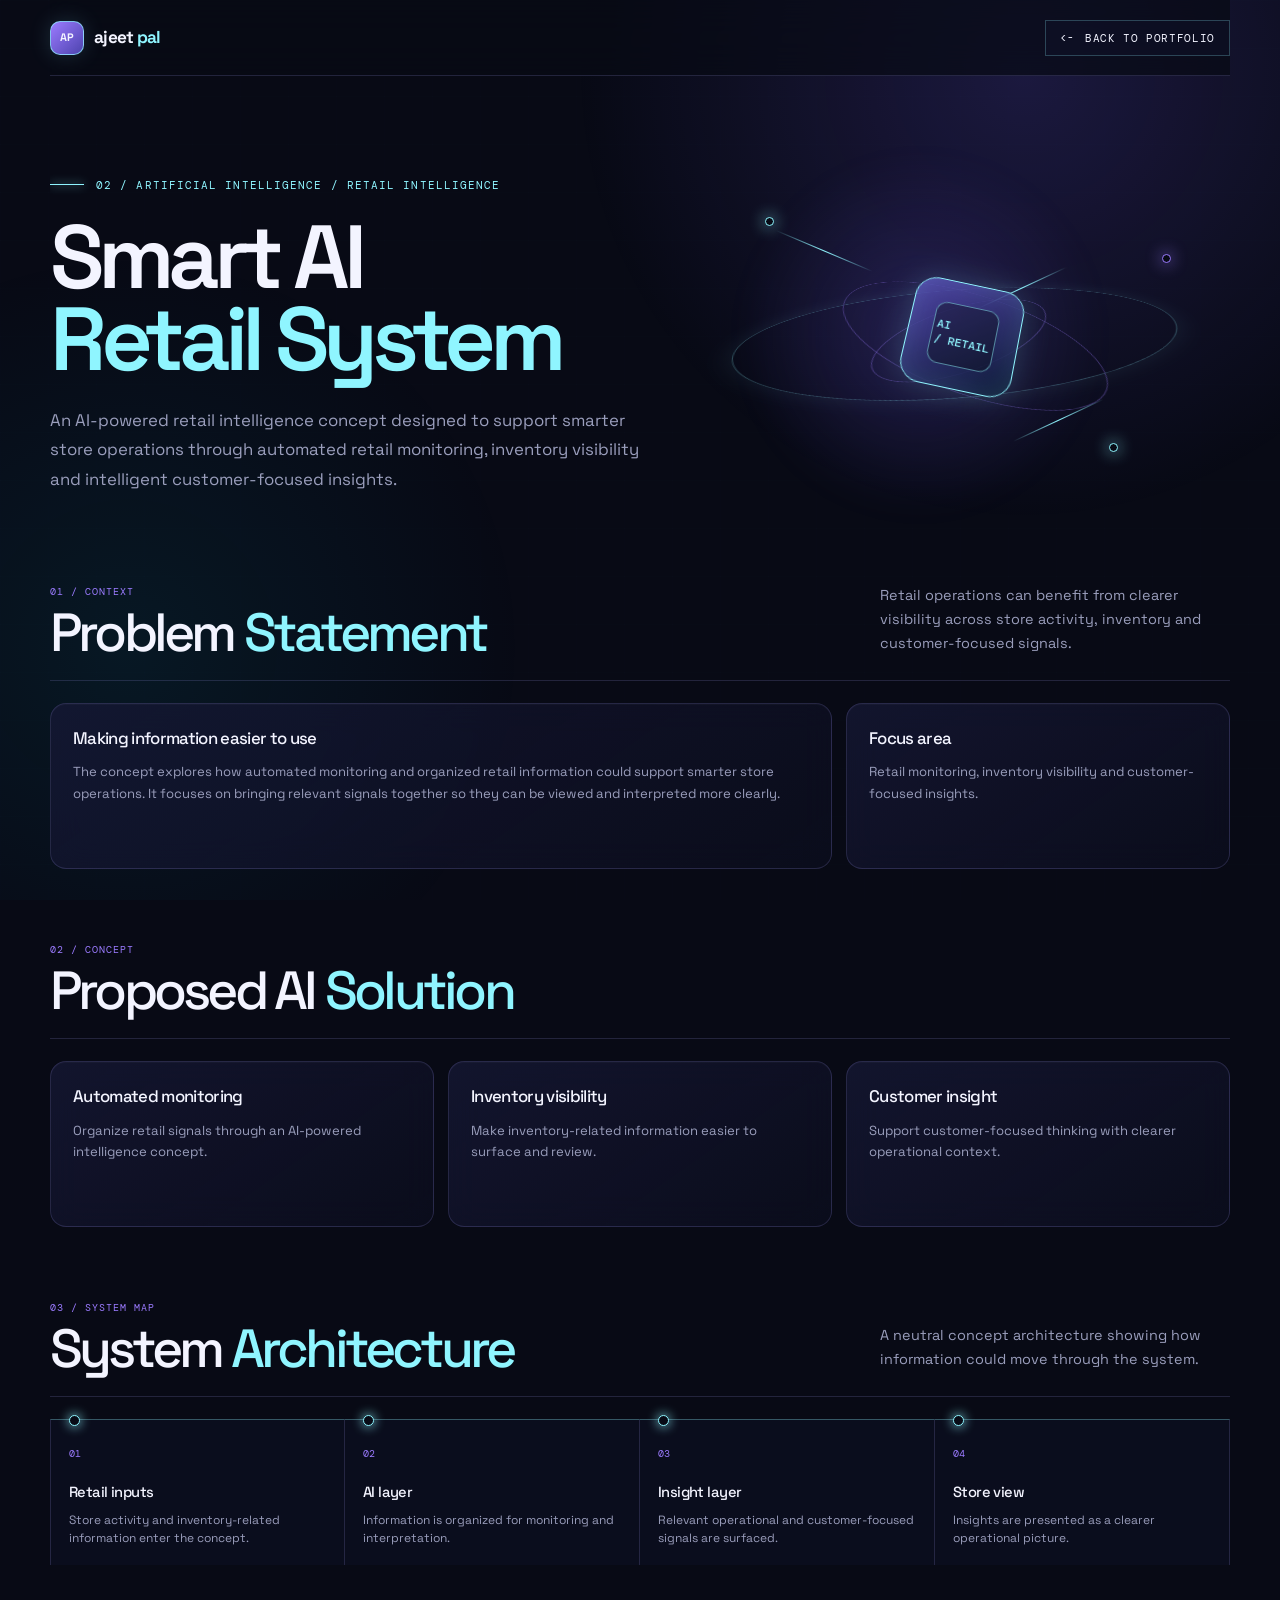
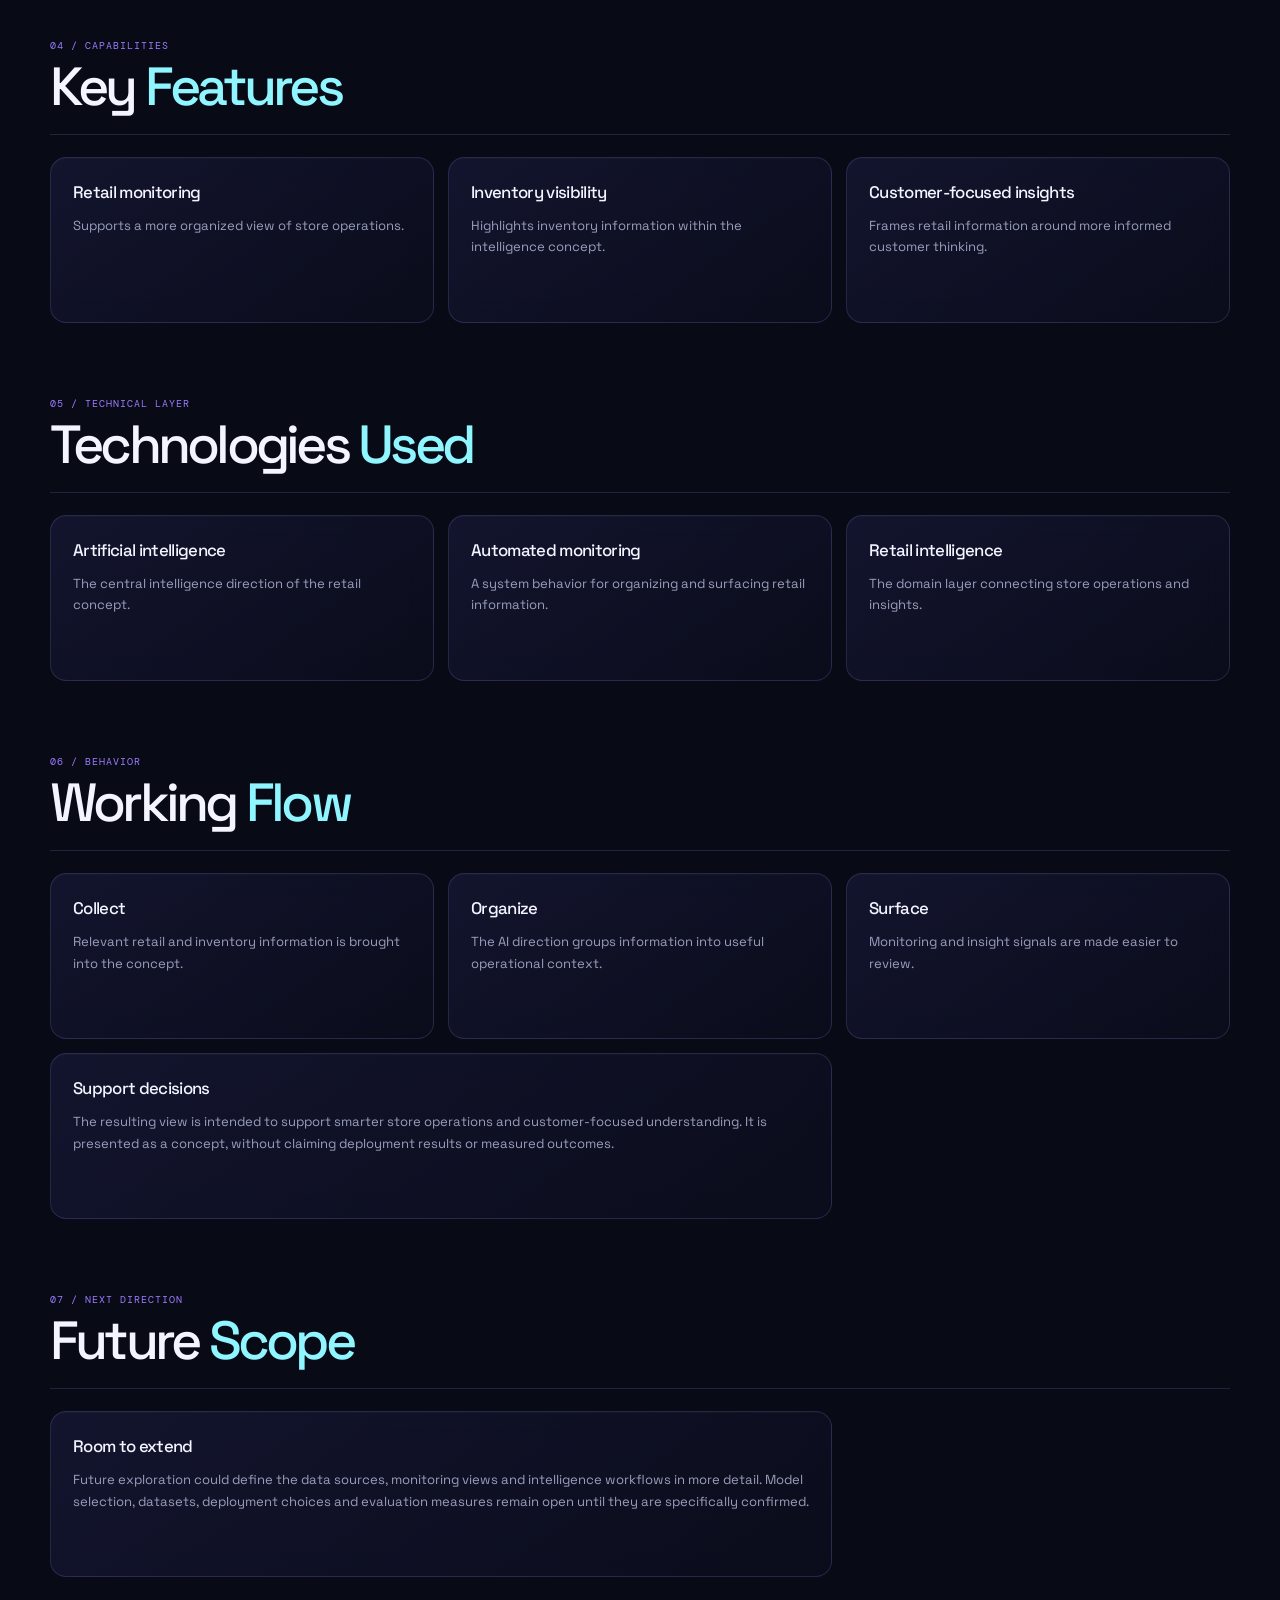
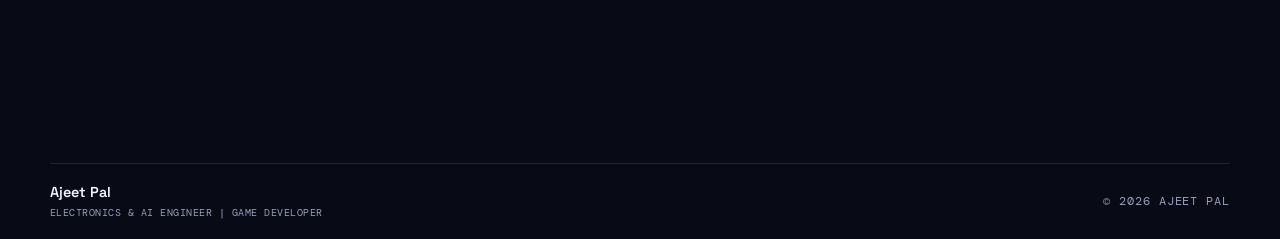
<file: project-smart-ai-retail.html>
<!DOCTYPE html>
<html lang="en">
<head>
  <meta charset="UTF-8">
  <meta name="viewport" content="width=device-width, initial-scale=1.0">
  <meta name="description" content="Smart AI Retail System project by Ajeet Pal.">
   <meta name="author" content="Ajeet Pal">
  <meta name="theme-color" content="#080a15">
   <meta name="robots" content="index, follow">
   <meta property="og:title" content="Smart AI Retail System | Ajeet Pal">
   <meta property="og:description" content="Smart AI Retail System project by Ajeet Pal.">
   <meta property="og:type" content="website">
   <meta property="og:image" content="https://ajeetpal7508-design.github.io/vibe-coding-landing/assets/ajeet-profile.png">
   <meta property="og:url" content="https://ajeetpal7508-design.github.io/vibe-coding-landing/project-smart-ai-retail.html">
   <meta name="twitter:card" content="summary_large_image">
   <meta name="twitter:title" content="Smart AI Retail System | Ajeet Pal">
   <meta name="twitter:description" content="Smart AI Retail System project by Ajeet Pal.">
   <meta name="twitter:image" content="https://ajeetpal7508-design.github.io/vibe-coding-landing/assets/ajeet-profile.png">
  <title>Smart AI Retail System | Ajeet Pal</title>
   <link rel="canonical" href="https://ajeetpal7508-design.github.io/vibe-coding-landing/project-smart-ai-retail.html">
  <link rel="preconnect" href="https://fonts.googleapis.com">
  <link rel="preconnect" href="https://fonts.gstatic.com" crossorigin>
  <link href="https://fonts.googleapis.com/css2?family=DM+Mono:wght@400;500&family=Space+Grotesk:wght@400;500;600;700&display=swap" rel="stylesheet">
  <link rel="stylesheet" href="style.css">
  <link rel="stylesheet" href="project-page.css">
</head>
<body class="project-page">
  <div class="page-shell">
    <header class="site-header">
      <a class="brand" href="index.html" aria-label="Ajeet Pal home"><span class="brand-mark">AP</span><span>ajeet<span class="brand-highlight"> pal</span></span></a>
      <a class="project-back" href="index.html"><span aria-hidden="true">&lt;-</span> Back to Portfolio</a>
    </header>
    <main class="project-detail-main">
      <section class="project-hero reveal-detail" aria-labelledby="project-title">
        <div class="project-hero-copy">
          <p class="project-kicker">02 / Artificial intelligence / Retail intelligence</p>
          <h1 id="project-title">Smart AI<br><span class="accent-text">Retail System</span></h1>
          <p class="project-summary">An AI-powered retail intelligence concept designed to support smarter store operations through automated retail monitoring, inventory visibility and intelligent customer-focused insights.</p>
        </div>
        <div class="project-hero-visual" aria-hidden="true">
          <span class="project-orbit"></span><span class="project-node project-node-one"></span><span class="project-node project-node-two"></span><span class="project-node project-node-three"></span><span class="project-trace project-trace-one"></span><span class="project-trace project-trace-two"></span><span class="project-trace project-trace-three"></span>
          <div class="project-core"><span>AI<br>/ RETAIL</span></div>
        </div>
      </section>

      <section class="detail-section reveal-detail" aria-labelledby="problem-title">
        <div class="detail-section-heading"><div><p class="detail-index">01 / Context</p><h2 id="problem-title">Problem <span class="accent-text">Statement</span></h2></div><p class="detail-lead">Retail operations can benefit from clearer visibility across store activity, inventory and customer-focused signals.</p></div>
        <div class="detail-grid"><article class="detail-card detail-wide"><h3>Making information easier to use</h3><p>The concept explores how automated monitoring and organized retail information could support smarter store operations. It focuses on bringing relevant signals together so they can be viewed and interpreted more clearly.</p></article><article class="detail-card"><h3>Focus area</h3><p>Retail monitoring, inventory visibility and customer-focused insights.</p></article></div>
      </section>

      <section class="detail-section reveal-detail" aria-labelledby="solution-title">
        <div class="detail-section-heading"><div><p class="detail-index">02 / Concept</p><h2 id="solution-title">Proposed AI <span class="accent-text">Solution</span></h2></div></div>
        <div class="detail-grid"><article class="detail-card"><h3>Automated monitoring</h3><p>Organize retail signals through an AI-powered intelligence concept.</p></article><article class="detail-card"><h3>Inventory visibility</h3><p>Make inventory-related information easier to surface and review.</p></article><article class="detail-card"><h3>Customer insight</h3><p>Support customer-focused thinking with clearer operational context.</p></article></div>
      </section>

      <section class="detail-section reveal-detail" aria-labelledby="architecture-title">
        <div class="detail-section-heading"><div><p class="detail-index">03 / System map</p><h2 id="architecture-title">System <span class="accent-text">Architecture</span></h2></div><p class="detail-lead">A neutral concept architecture showing how information could move through the system.</p></div>
        <div class="detail-flow"><article class="flow-step"><span>01</span><h3>Retail inputs</h3><p>Store activity and inventory-related information enter the concept.</p></article><article class="flow-step"><span>02</span><h3>AI layer</h3><p>Information is organized for monitoring and interpretation.</p></article><article class="flow-step"><span>03</span><h3>Insight layer</h3><p>Relevant operational and customer-focused signals are surfaced.</p></article><article class="flow-step"><span>04</span><h3>Store view</h3><p>Insights are presented as a clearer operational picture.</p></article></div>
      </section>

      <section class="detail-section reveal-detail" aria-labelledby="features-title">
        <div class="detail-section-heading"><div><p class="detail-index">04 / Capabilities</p><h2 id="features-title">Key <span class="accent-text">Features</span></h2></div></div>
        <div class="detail-grid"><article class="detail-card"><h3>Retail monitoring</h3><p>Supports a more organized view of store operations.</p></article><article class="detail-card"><h3>Inventory visibility</h3><p>Highlights inventory information within the intelligence concept.</p></article><article class="detail-card"><h3>Customer-focused insights</h3><p>Frames retail information around more informed customer thinking.</p></article></div>
      </section>

      <section class="detail-section reveal-detail" aria-labelledby="technology-title">
        <div class="detail-section-heading"><div><p class="detail-index">05 / Technical layer</p><h2 id="technology-title">Technologies <span class="accent-text">Used</span></h2></div></div>
        <div class="detail-grid"><article class="detail-card"><h3>Artificial intelligence</h3><p>The central intelligence direction of the retail concept.</p></article><article class="detail-card"><h3>Automated monitoring</h3><p>A system behavior for organizing and surfacing retail information.</p></article><article class="detail-card"><h3>Retail intelligence</h3><p>The domain layer connecting store operations and insights.</p></article></div>
      </section>

      <section class="detail-section reveal-detail" aria-labelledby="working-title">
        <div class="detail-section-heading"><div><p class="detail-index">06 / Behavior</p><h2 id="working-title">Working <span class="accent-text">Flow</span></h2></div></div>
        <div class="detail-grid"><article class="detail-card"><h3>Collect</h3><p>Relevant retail and inventory information is brought into the concept.</p></article><article class="detail-card"><h3>Organize</h3><p>The AI direction groups information into useful operational context.</p></article><article class="detail-card"><h3>Surface</h3><p>Monitoring and insight signals are made easier to review.</p></article><article class="detail-card detail-wide"><h3>Support decisions</h3><p>The resulting view is intended to support smarter store operations and customer-focused understanding. It is presented as a concept, without claiming deployment results or measured outcomes.</p></article></div>
      </section>

      <section class="detail-section reveal-detail" aria-labelledby="future-title">
        <div class="detail-section-heading"><div><p class="detail-index">07 / Next direction</p><h2 id="future-title">Future <span class="accent-text">Scope</span></h2></div></div>
        <div class="detail-grid"><article class="detail-card detail-wide"><h3>Room to extend</h3><p>Future exploration could define the data sources, monitoring views and intelligence workflows in more detail. Model selection, datasets, deployment choices and evaluation measures remain open until they are specifically confirmed.</p></article></div>
      </section>
    </main>
    <footer class="site-footer"><div class="footer-identity"><strong>Ajeet Pal</strong><span>Electronics &amp; AI Engineer | Game Developer</span></div><span class="copyright">&copy; 2026 Ajeet Pal</span></footer>
  </div>
</body>
</html>
</file>
<file: style.css>
:root {
  --background: #080a15;
  --surface: rgba(18, 20, 42, .72);
  --surface-light: rgba(30, 31, 67, .86);
  --text: #f3f4ff;
  --muted: #9a9ebc;
  --line: rgba(146, 142, 220, .2);
  --lime: #8ff5ff;
  --orange: #b58cff;
  --cyan: #8ff5ff;
  --violet: #9b7bff;
  --max-width: 1180px;
}

* { box-sizing: border-box; }

html { scroll-behavior: smooth; }
section[id] { scroll-margin-top: 112px; }

body {
  margin: 0;
  background: var(--background);
  color: var(--text);
  font-family: "Space Grotesk", sans-serif;
  line-height: 1.5;
}

body::before {
  position: fixed;
  inset: 0;
  z-index: -1;
  pointer-events: none;
  content: "";
  opacity: .26;
  background-image: linear-gradient(rgba(143,245,255,.04) 1px, transparent 1px), linear-gradient(90deg, rgba(155,123,255,.035) 1px, transparent 1px);
  background-size: 48px 48px;
}

.page-shell { width: min(calc(100% - 48px), var(--max-width)); margin: 0 auto; }

.site-header, .site-footer {
  display: flex;
  align-items: center;
  justify-content: space-between;
  min-height: 88px;
  border-bottom: 1px solid var(--line);
}

.site-header { position: sticky; top: 0; z-index: 20; min-height: 76px; border-bottom-color: rgba(146,142,220,.26); background: rgba(8,10,21,.7); backdrop-filter: blur(18px); }

.site-footer { min-height: 76px; border-top: 1px solid var(--line); border-bottom: 0; color: var(--muted); font: 400 .72rem "DM Mono", monospace; text-transform: uppercase; letter-spacing: .08em; }
.site-nav { display: flex; align-items: center; gap: 28px; margin-left: auto; margin-right: 42px; }
.site-nav a, .footer-links a { color: var(--muted); font: 400 .68rem "DM Mono", monospace; letter-spacing: .08em; text-decoration: none; text-transform: uppercase; transition: color .2s ease; }
.site-nav a:hover, .site-nav a:focus-visible, .site-nav a.is-active, .footer-links a:hover, .footer-links a:focus-visible { color: var(--lime); }
.site-nav a { position: relative; padding: 10px 0; }
.site-nav a::after { position: absolute; right: 0; bottom: 2px; left: 0; height: 1px; content: ""; background: var(--cyan); box-shadow: 0 0 10px var(--cyan); opacity: 0; transform: scaleX(.3); transition: opacity .2s ease, transform .2s ease; }
.site-nav a:hover::after, .site-nav a:focus-visible::after, .site-nav a.is-active::after { opacity: 1; transform: scaleX(1); }
.menu-toggle { display: none; border: 0; color: var(--text); background: transparent; cursor: pointer; }
.menu-icon { display: grid; gap: 5px; }
.menu-icon span { display: block; width: 22px; height: 1px; background: currentColor; transition: transform .2s ease; }
.sr-only { position: absolute; width: 1px; height: 1px; padding: 0; margin: -1px; overflow: hidden; clip: rect(0, 0, 0, 0); white-space: nowrap; border: 0; }

.brand { display: flex; align-items: center; gap: 10px; color: var(--text); font-size: 1.08rem; font-weight: 700; text-decoration: none; letter-spacing: -.04em; }
.brand-mark { display: grid; place-items: center; width: 26px; height: 26px; color: var(--background); background: var(--lime); font-size: 1.4rem; font-weight: 700; line-height: 1; }
.brand-highlight { color: var(--lime); }
.header-status { color: var(--muted); font: 400 .68rem "DM Mono", monospace; letter-spacing: .04em; text-transform: uppercase; }
.status-dot { display: inline-block; width: 6px; height: 6px; margin-right: 8px; border-radius: 50%; background: var(--lime); box-shadow: 0 0 0 4px rgba(203,243,107,.1); }

.hero { display: grid; grid-template-columns: minmax(0, .92fr) minmax(420px, 1.08fr); gap: clamp(48px, 8vw, 120px); align-items: center; min-height: 650px; padding: 88px 0 110px; }
.eyebrow { margin: 0 0 22px; color: var(--lime); font: 500 .72rem "DM Mono", monospace; letter-spacing: .09em; text-transform: uppercase; }
h1, h2, h3, p { margin-top: 0; }
h1 { max-width: 650px; margin-bottom: 28px; font-size: clamp(4rem, 8vw, 7.2rem); font-weight: 600; line-height: .88; letter-spacing: -.08em; }
.accent-text { color: var(--lime); }
.hero-description { max-width: 410px; margin-bottom: 36px; color: var(--muted); font-size: 1.05rem; line-height: 1.65; }
.hero-role { margin: -14px 0 18px; color: var(--text); font: 500 .8rem "DM Mono", monospace; letter-spacing: .08em; text-transform: uppercase; }
.hero-actions { display: flex; align-items: center; flex-wrap: wrap; gap: 14px; }
.primary-button, .secondary-button { display: inline-flex; align-items: center; gap: 26px; padding: 15px 17px 15px 21px; font-size: .88rem; font-weight: 700; text-decoration: none; transition: transform .2s ease, background .2s ease, color .2s ease, border-color .2s ease; }
.primary-button { color: var(--background); background: var(--lime); }
.primary-button:hover, .primary-button:focus-visible { background: #e0ff91; transform: translateY(-3px); }
.secondary-button { gap: 12px; padding-right: 20px; padding-left: 20px; border: 1px solid var(--line); color: var(--text); }
.secondary-button:hover, .secondary-button:focus-visible { border-color: var(--lime); color: var(--lime); transform: translateY(-3px); }
.button-arrow { font-size: 1.1rem; }

.hero-visual { position: relative; padding: 24px 0 36px; }
.code-window { position: relative; z-index: 1; overflow: hidden; border: 1px solid #3c4147; background: #16181a; box-shadow: 18px 18px 0 rgba(203,243,107,.08); }
.window-bar, .window-footer { display: flex; align-items: center; gap: 7px; min-height: 45px; padding: 0 18px; border-bottom: 1px solid #303337; color: var(--muted); font: 400 .68rem "DM Mono", monospace; }
.window-title { margin-left: 10px; color: #c5c8c9; }
.window-footer { justify-content: space-between; min-height: 38px; border-top: 1px solid #303337; border-bottom: 0; color: var(--lime); font-size: .62rem; }
.window-dot { width: 8px; height: 8px; border-radius: 50%; }
.red { background: var(--orange); } .yellow { background: #e9c46a; } .green { background: var(--lime); }
.code-content { padding: 34px 30px 40px; font: 500 clamp(.78rem, 1.5vw, 1rem)/2.15 "DM Mono", monospace; }
.code-line { display: block; color: #e7e4dd; white-space: nowrap; }
.code-line i { display: inline-block; width: 29px; margin-right: 22px; color: #565b60; font-style: normal; font-size: .7em; text-align: right; }
.code-line b { color: var(--orange); font-weight: 500; } .code-line em { color: #7bdff2; font-style: normal; } .code-line strong { color: var(--lime); font-weight: 500; } .code-line mark { color: #f6c177; background: transparent; } .string { color: #d5bfff; }
.indent { padding-left: 32px; }.gap { height: 17px; }
.cursor { display: inline-block; width: 8px; height: 1.1em; margin-left: 5px; vertical-align: -.2em; background: var(--lime); animation: blink 1s steps(2, start) infinite; }
.visual-label { position: absolute; z-index: 2; color: var(--muted); font: 400 .62rem "DM Mono", monospace; letter-spacing: .08em; text-transform: uppercase; }
.label-top { top: 0; right: 0; color: var(--orange); }.label-bottom { bottom: 5px; left: 0; }

.features { padding: 20px 0 118px; }
.section-heading { display: flex; align-items: end; justify-content: space-between; padding-bottom: 42px; border-bottom: 1px solid var(--line); }
.section-heading .eyebrow { margin-bottom: 7px; }
h2 { margin: 0; font-size: clamp(2.4rem, 5vw, 4.5rem); font-weight: 500; line-height: .95; letter-spacing: -.07em; }
.feature-grid { display: grid; grid-template-columns: repeat(3, 1fr); gap: 1px; background: var(--line); }
.feature-card { min-height: 270px; padding: 27px 28px 30px; background: var(--background); transition: background .25s ease, transform .25s ease; }
.feature-card:hover, .feature-card:focus-within { position: relative; z-index: 1; background: var(--surface-light); transform: translateY(-5px); }
.featured-card { background: var(--surface); }
.feature-number { color: var(--muted); font: 400 .68rem "DM Mono", monospace; }
.feature-icon { margin: 29px 0 21px; color: var(--lime); font: 400 2rem "DM Mono", monospace; }
h3 { margin-bottom: 12px; font-size: 1.35rem; font-weight: 500; letter-spacing: -.04em; }
.feature-card p { max-width: 260px; margin-bottom: 0; color: var(--muted); font-size: .9rem; line-height: 1.65; }

.skills-section { display: grid; grid-template-columns: .75fr 1.25fr; gap: 70px; align-items: end; padding: 0 0 120px; }
.skills-section .eyebrow { margin-bottom: 12px; }
.skill-list { display: flex; flex-wrap: wrap; gap: 10px; }
.skill-badge { padding: 10px 14px; border: 1px solid var(--line); color: var(--text); font: 400 .72rem "DM Mono", monospace; letter-spacing: .04em; transition: border-color .2s ease, color .2s ease, background .2s ease, transform .2s ease; }
.skill-badge:hover { border-color: var(--lime); color: var(--background); background: var(--lime); transform: translateY(-3px); }

.projects { padding: 0 0 120px; }
.section-note { max-width: 250px; margin: 0 0 5px; color: var(--muted); font-size: .9rem; line-height: 1.6; }
.project-grid { display: grid; grid-template-columns: repeat(3, 1fr); gap: 16px; padding-top: 28px; }
.project-card { display: flex; min-height: 345px; flex-direction: column; padding: 24px 25px 25px; border: 1px solid var(--line); background: var(--surface); transition: border-color .25s ease, background .25s ease, transform .25s ease, box-shadow .25s ease; }
.project-card:hover, .project-card:focus-within { border-color: var(--lime); background: var(--surface-light); box-shadow: 8px 8px 0 rgba(203,243,107,.1); transform: translateY(-7px); }
.project-card-lime { background: var(--lime); color: var(--background); }
.project-card-lime:hover, .project-card-lime:focus-within { border-color: var(--lime); background: #ddff83; }
.project-topline { display: flex; justify-content: space-between; color: var(--muted); font: 400 .65rem "DM Mono", monospace; letter-spacing: .06em; text-transform: uppercase; }
.project-card-lime .project-topline, .project-card-lime p { color: #4e5c2d; }
.project-icon { margin: 52px 0 24px; color: var(--lime); font: 400 2rem "DM Mono", monospace; }
.project-card-lime .project-icon { color: var(--background); }
.project-card h3 { margin-bottom: 12px; }
.project-card p { max-width: 270px; margin-bottom: 22px; color: var(--muted); font-size: .88rem; line-height: 1.6; }
.project-link { display: flex; align-items: center; justify-content: space-between; gap: 12px; margin-top: auto; color: var(--text); font: 500 .72rem "DM Mono", monospace; letter-spacing: .04em; text-decoration: none; text-transform: uppercase; }
.project-link span { color: var(--lime); font-size: 1rem; transition: transform .2s ease; }
.project-card-lime .project-link, .project-card-lime .project-link span { color: var(--background); }
.project-link:hover span, .project-link:focus-visible span { transform: translateX(5px); }
.project-visual { position: relative; height: 220px; margin: -24px -25px 24px; overflow: hidden; border-bottom: 1px solid var(--line); background: rgba(8,10,24,.42); transform: translateZ(0); transition: transform .35s ease; }
.project-card:hover .project-visual { transform: translate3d(var(--visual-shift-x), var(--visual-shift-y), 0) scale(1.025) translateY(-2px); }
.project-visual::before { position: absolute; inset: 0; content: ""; background: radial-gradient(circle at 50% 45%, rgba(143,245,255,.1), transparent 38%); }
.project-topline { position: relative; z-index: 2; }
.project-card h3 { position: relative; z-index: 2; max-width: 380px; font-size: clamp(1.35rem, 2.3vw, 1.75rem); }
.project-card p { position: relative; z-index: 2; max-width: none; line-height: 1.7; }
.project-tags { position: relative; z-index: 2; display: flex; flex-wrap: wrap; gap: 7px; margin: auto 0 24px; }
.project-tags span { padding: 6px 9px; border: 1px solid rgba(143,245,255,.22); border-radius: 999px; color: var(--cyan); background: rgba(143,245,255,.04); font: 400 .59rem "DM Mono", monospace; letter-spacing: .03em; }
.project-card-lime .project-tags span { border-color: rgba(143,245,255,.3); color: var(--cyan); background: rgba(8,10,24,.15); }
.project-coming-soon { cursor: default; opacity: .9; }
.project-coming-soon small { margin-left: auto; color: var(--muted); font: 400 .57rem "DM Mono", monospace; letter-spacing: .06em; text-transform: uppercase; }
.project-coming-soon > span { margin-left: 4px; }
.project-card-lime .project-coming-soon small { color: #d2ccf5; }
.visual-caption { position: absolute; right: 18px; bottom: 15px; color: rgba(143,245,255,.62); font: 400 .56rem "DM Mono", monospace; letter-spacing: .1em; text-transform: uppercase; }
.radar-ring { position: absolute; top: 50%; left: 50%; border: 1px solid rgba(143,245,255,.24); border-radius: 50%; transform: translate(-50%, -50%); }
.radar-ring-one { width: 150px; height: 150px; }
.radar-ring-two { width: 86px; height: 86px; border-color: rgba(155,123,255,.35); }
.radar-sweep { position: absolute; top: 50%; left: 50%; width: 80px; height: 1px; transform-origin: left center; background: linear-gradient(90deg, var(--cyan), transparent); animation: radar-sweep 5s linear infinite; }
.robot-core { position: absolute; top: 50%; left: 50%; display: flex; width: 38px; height: 38px; align-items: center; justify-content: center; gap: 4px; border: 1px solid var(--cyan); border-radius: 10px; background: linear-gradient(145deg, rgba(91,78,189,.8), rgba(16,35,68,.8)); box-shadow: 0 0 22px rgba(143,245,255,.2), inset 0 0 12px rgba(143,245,255,.08); transform: translate(-50%, -50%) rotate(45deg); }
.robot-core i { width: 4px; height: 4px; border-radius: 50%; background: var(--cyan); transform: rotate(-45deg); }
.sensor-node { position: absolute; width: 6px; height: 6px; border: 1px solid var(--cyan); border-radius: 50%; background: var(--background); box-shadow: 0 0 10px var(--cyan); }
.node-one { top: 22%; left: 25%; }.node-two { right: 25%; bottom: 22%; border-color: var(--violet); box-shadow: 0 0 10px var(--violet); }
.circuit-trace { position: absolute; width: 90px; height: 1px; background: linear-gradient(90deg, transparent, rgba(143,245,255,.5)); transform-origin: right center; }
.trace-one { top: 30%; left: 19%; transform: rotate(28deg); }.trace-two { right: 18%; bottom: 29%; transform: rotate(-25deg); }
.retail-visual { background: linear-gradient(145deg, rgba(61,39,119,.26), rgba(8,10,24,.5)); }
.retail-visual::before { background: radial-gradient(circle at 65% 42%, rgba(181,140,255,.22), transparent 34%); }
.retail-grid { position: absolute; inset: 28px 40px 30px; opacity: .5; background-image: linear-gradient(rgba(143,245,255,.13) 1px, transparent 1px), linear-gradient(90deg, rgba(143,245,255,.13) 1px, transparent 1px); background-size: 26px 26px; transform: perspective(180px) rotateX(42deg) rotateZ(-4deg); }
.retail-store { position: absolute; bottom: 48px; width: 28px; border: 1px solid rgba(143,245,255,.55); border-bottom: 0; background: linear-gradient(180deg, rgba(143,245,255,.16), rgba(155,123,255,.05)); box-shadow: 0 0 18px rgba(143,245,255,.1); }
.store-one { left: 27%; height: 60px; }.store-two { left: 43%; height: 102px; border-color: rgba(181,140,255,.75); }.store-three { left: 59%; height: 78px; }
.retail-line { position: absolute; height: 1px; background: var(--cyan); box-shadow: 0 0 8px var(--cyan); transform-origin: left center; }
.line-one { top: 51%; left: 27%; width: 43px; transform: rotate(-24deg); }.line-two { top: 36%; left: 43%; width: 40px; transform: rotate(25deg); }.line-three { top: 54%; left: 59%; width: 38px; transform: rotate(-22deg); }
.retail-data { position: absolute; top: 23px; left: 25px; color: rgba(143,245,255,.7); font: 400 .55rem "DM Mono", monospace; letter-spacing: .1em; }
@keyframes radar-sweep { to { transform: translate(-50%, -50%) rotate(360deg); } }
.footer-links { display: flex; gap: 24px; margin-left: auto; margin-right: 38px; }

.contact-section { display: grid; grid-template-columns: 1fr 1fr; gap: 70px; align-items: end; padding: 82px 0 110px; border-top: 1px solid var(--line); }
.contact-section h2 { margin-bottom: 0; }
.contact-links { border-top: 1px solid var(--line); }
.contact-links a { display: grid; grid-template-columns: 90px 1fr auto; align-items: center; gap: 16px; padding: 18px 0; border-bottom: 1px solid var(--line); color: var(--text); text-decoration: none; transition: color .2s ease, padding .2s ease; }
.contact-links a:hover, .contact-links a:focus-visible { padding-left: 8px; color: var(--lime); }
.contact-links span { color: var(--muted); font: 400 .68rem "DM Mono", monospace; letter-spacing: .08em; text-transform: uppercase; }
.contact-links strong { font-size: .94rem; font-weight: 500; }
.contact-links strong i { display: none; font-style: normal; }
.contact-links > a > span:last-child { color: var(--lime); font: 400 1rem "DM Mono", monospace; }

@keyframes blink { 50% { opacity: 0; } }
@media (max-width: 780px) {
  .page-shell { width: min(calc(100% - 32px), var(--max-width)); }
  .site-header { min-height: 72px; }
  .header-status { font-size: .58rem; }
  .menu-toggle { display: block; order: 3; padding: 8px 0 8px 12px; }
  .site-nav { position: absolute; top: 72px; right: 16px; left: 16px; z-index: 5; display: none; flex-direction: column; align-items: stretch; gap: 0; margin: 0; border: 1px solid var(--line); background: rgba(18,20,42,.94); box-shadow: 8px 8px 0 rgba(155,123,255,.1); }
  .site-nav.is-open { display: flex; }
  .site-nav a { padding: 16px 18px; border-bottom: 1px solid var(--line); }
  .site-nav a:last-child { border-bottom: 0; }
  .hero { display: block; min-height: 0; padding: 76px 0 100px; }
  h1 { font-size: clamp(4rem, 18vw, 6.5rem); }
  .hero-visual { margin-top: 72px; }
  .section-heading { display: block; }
  .section-heading .eyebrow { margin-bottom: 20px; }
  .feature-grid { grid-template-columns: 1fr; }
  .feature-card { min-height: 230px; }
  .skills-section { display: block; padding-bottom: 92px; }
  .skill-list { margin-top: 28px; }
  .projects { padding-bottom: 92px; }
  .section-note { margin-top: 24px; }
  .project-grid { grid-template-columns: 1fr; }
  .project-card { min-height: 300px; }
  .contact-section { display: block; padding: 70px 0 84px; }
  .contact-links { margin-top: 42px; }
  .site-footer { flex-wrap: wrap; gap: 16px; padding: 20px 0; }
  .footer-links { order: 3; width: 100%; margin: 0; }
}
@media (max-width: 430px) {
  .header-status { display: none; }
  .hero { padding-top: 62px; }
  .hero-actions { align-items: stretch; flex-direction: column; }
  .primary-button, .secondary-button { justify-content: space-between; }
  .code-content { padding: 25px 12px 30px; font-size: .66rem; }
  .code-line i { width: 20px; margin-right: 12px; }
  .indent { padding-left: 20px; }
  .site-footer { font-size: .58rem; }
  .footer-links { gap: 16px; }
  .contact-links a { grid-template-columns: 70px 1fr auto; gap: 10px; }
  .contact-links strong { font-size: .78rem; overflow-wrap: anywhere; }
}

/* Premium visual layer */
body { overflow-x: hidden; }
body::after { position: fixed; inset: 0; z-index: -2; pointer-events: none; content: ""; background: radial-gradient(circle at 80% 8%, rgba(118, 93, 255, .18), transparent 34%), radial-gradient(circle at 10% 72%, rgba(0, 190, 220, .08), transparent 30%); }
.site-header, .site-footer { border-color: var(--line); }
.brand-mark { width: 34px; height: 34px; border: 1px solid rgba(143,245,255,.7); border-radius: 10px; color: var(--text); background: linear-gradient(135deg, var(--violet), #4d43ae); font-size: .68rem; letter-spacing: .03em; box-shadow: 0 0 22px rgba(143,245,255,.16); }
.brand-highlight, .accent-text { color: var(--cyan); }
.status-dot { background: var(--cyan); box-shadow: 0 0 0 4px rgba(143,245,255,.1), 0 0 15px var(--cyan); }
.site-nav a:hover, .site-nav a:focus-visible, .footer-links a:hover, .footer-links a:focus-visible { color: var(--cyan); }
.hero { position: relative; overflow: hidden; }
.hero::before { position: absolute; top: 11%; left: 43%; width: 25rem; height: 25rem; border-radius: 50%; content: ""; pointer-events: none; background: radial-gradient(circle, rgba(124, 91, 255, .18), transparent 68%); filter: blur(12px); }
h1 { letter-spacing: -.07em; }
.hero-description, .section-note, .feature-card p, .project-card p { color: var(--muted); }
.eyebrow { color: var(--cyan); }
.primary-button { background: linear-gradient(135deg, var(--cyan), #73c9ff); box-shadow: 0 12px 30px rgba(81, 185, 255, .16); }
.primary-button:hover, .primary-button:focus-visible { background: linear-gradient(135deg, #c1fbff, #a18cff); box-shadow: 0 16px 34px rgba(155,123,255,.25); }
.secondary-button { border-color: rgba(143,245,255,.28); background: rgba(16, 19, 43, .35); backdrop-filter: blur(12px); }
.secondary-button:hover, .secondary-button:focus-visible { border-color: var(--cyan); color: var(--cyan); }
.hero-visual { --tilt-x: 0deg; --tilt-y: 0deg; --float-x: 0px; --float-y: 0px; min-height: 450px; overflow: clip; perspective: 1000px; }
.hero-copy { position: relative; z-index: 2; }
.hero-role { display: flex; flex-direction: column; gap: 4px; margin: -14px 0 22px; color: var(--text); font-size: .78rem; line-height: 1.45; }
.hero-role span:last-child { color: var(--cyan); }
.hero-status { position: absolute; right: 8%; bottom: 2px; z-index: 4; display: flex; align-items: center; gap: 8px; color: var(--muted); font: 400 .62rem "DM Mono", monospace; letter-spacing: .08em; text-transform: uppercase; }
.hero-status span { width: 6px; height: 6px; border-radius: 50%; background: var(--cyan); box-shadow: 0 0 12px var(--cyan); }
.hero-status b { color: var(--violet); font-weight: 400; }
.hero.is-visible .hero-copy { animation: hero-copy-in .8s cubic-bezier(.2,.7,.2,1) both; }
.hero.is-visible .profile-stage { animation: hero-photo-in .9s .12s cubic-bezier(.2,.7,.2,1) both; }
.code-window { border-color: rgba(177, 181, 255, .24); border-radius: 18px; background: linear-gradient(145deg, rgba(24,26,57,.86), rgba(9,11,26,.9)); box-shadow: 22px 24px 0 rgba(155,123,255,.08), 0 30px 80px rgba(0,0,0,.24); transform: rotateX(var(--tilt-x)) rotateY(var(--tilt-y)); transition: transform .25s ease-out; backdrop-filter: blur(18px); }
.profile-stage { position: absolute; top: 0; right: -2%; z-index: 3; display: grid; width: min(62%, 350px); height: 100%; place-items: center; transform: translate3d(var(--float-x), var(--float-y), 0); transition: transform .35s ease-out; pointer-events: none; }
.profile-glow { position: absolute; width: 78%; aspect-ratio: 1; border-radius: 50%; background: radial-gradient(circle, rgba(143,245,255,.28), rgba(155,123,255,.18) 42%, transparent 72%); filter: blur(22px); }
.profile-frame { position: relative; display: grid; width: 82%; height: 82%; place-items: end center; overflow: hidden; border: 1px solid rgba(196, 210, 255, .46); border-radius: 48% 48% 24% 24% / 35% 35% 18% 18%; background: linear-gradient(145deg, rgba(150, 126, 255, .2), rgba(33, 222, 236, .06)); box-shadow: inset 0 1px 0 rgba(255,255,255,.2), 0 22px 50px rgba(0,0,0,.3), 0 0 42px rgba(123, 126, 255, .2); backdrop-filter: blur(10px); transform: rotateX(var(--tilt-x)) rotateY(var(--tilt-y)); transition: transform .25s ease-out; }
.profile-frame::before { position: absolute; inset: 8px; z-index: -1; border: 1px solid rgba(143,245,255,.2); border-radius: inherit; content: ""; }
.profile-photo { display: block; width: 100%; height: 100%; object-fit: contain; object-position: center bottom; filter: drop-shadow(0 18px 18px rgba(0,0,0,.28)); animation: profile-float 6s ease-in-out infinite; }
.profile-tag { position: absolute; right: 0; bottom: 8%; padding: 8px 10px; border: 1px solid rgba(143,245,255,.25); border-radius: 6px; color: var(--cyan); background: rgba(10, 12, 30, .68); font: 400 .6rem "DM Mono", monospace; letter-spacing: .06em; text-transform: uppercase; box-shadow: 0 10px 24px rgba(0,0,0,.18); backdrop-filter: blur(12px); }
.window-bar, .window-footer { border-color: var(--line); }
.code-line b { color: #c29eff; } .code-line em { color: var(--cyan); } .code-line strong { color: #a992ff; } .code-line mark { color: #8ff5ff; } .string { color: #d8c8ff; }
.cursor { background: var(--cyan); }
.label-top { color: #c29eff; }
.tech-scene { position: absolute; inset: -18px -26px -12px; z-index: 0; pointer-events: none; transform: translate3d(var(--float-x), var(--float-y), 0); transition: transform .3s ease-out; }
.orb, .tech-cube, .tech-chip, .scene-ring { position: absolute; }
.hero-particle { position: absolute; width: 4px; height: 4px; border-radius: 50%; background: var(--cyan); box-shadow: 0 0 12px var(--cyan); animation: particle-drift 6s ease-in-out infinite; }
.particle-one { top: 18%; left: 23%; animation-delay: -1s; }
.particle-two { right: 24%; bottom: 33%; width: 3px; height: 3px; background: var(--violet); box-shadow: 0 0 12px var(--violet); animation-delay: -3s; }
.particle-three { right: 13%; top: 35%; width: 2px; height: 2px; animation-delay: -4.5s; }
.circuit-line { position: absolute; height: 1px; background: linear-gradient(90deg, transparent, rgba(143,245,255,.36), transparent); transform-origin: left center; animation: circuit-pulse 5s ease-in-out infinite; }
.circuit-line::after { position: absolute; right: 0; top: -2px; width: 5px; height: 5px; border: 1px solid var(--cyan); border-radius: 50%; content: ""; box-shadow: 0 0 10px rgba(143,245,255,.55); }
.circuit-one { top: 32%; left: 13%; width: 120px; transform: rotate(26deg); }
.circuit-two { right: 17%; bottom: 27%; width: 90px; transform: rotate(-24deg); animation-delay: -2s; }
.neural-line { position: absolute; height: 1px; transform-origin: left center; background: linear-gradient(90deg, rgba(143,245,255,.06), rgba(143,245,255,.52), rgba(155,123,255,.08)); opacity: .75; }
.neural-line-one { top: 26%; left: 24%; width: 170px; transform: rotate(17deg); }
.neural-line-two { top: 39%; right: 16%; width: 145px; transform: rotate(-29deg); }
.neural-line-three { right: 22%; bottom: 29%; width: 155px; transform: rotate(18deg); background: linear-gradient(90deg, rgba(155,123,255,.08), rgba(155,123,255,.48), rgba(143,245,255,.08)); }
.neural-node { position: absolute; z-index: 1; width: 7px; height: 7px; border: 1px solid var(--cyan); border-radius: 50%; background: #0b102a; box-shadow: 0 0 0 3px rgba(143,245,255,.08), 0 0 15px rgba(143,245,255,.7); animation: node-pulse 4s ease-in-out infinite; }
.neural-node-one { top: 25%; left: 23%; }.neural-node-two { top: 39%; right: 15%; animation-delay: -1s; }.neural-node-three { right: 21%; bottom: 28%; border-color: var(--violet); box-shadow: 0 0 0 3px rgba(155,123,255,.08), 0 0 15px rgba(155,123,255,.7); animation-delay: -2s; }.neural-node-four { right: 38%; bottom: 43%; width: 5px; height: 5px; animation-delay: -3s; }
.orb { border-radius: 50%; opacity: .8; filter: blur(.3px); }
.orb-large { top: 5%; right: 4%; width: 92px; height: 92px; background: radial-gradient(circle at 28% 25%, #ddfaff 0 4%, #54d9f7 16%, #5e4bc6 63%, transparent 72%); box-shadow: 0 0 40px rgba(99,188,255,.3); animation: drift 7s ease-in-out infinite; }
.orb-small { bottom: 5%; left: 7%; width: 38px; height: 38px; background: radial-gradient(circle at 30% 25%, #fff, #9d83ff 23%, #4737a4 70%); box-shadow: 0 0 25px rgba(155,123,255,.36); animation: drift 5s ease-in-out -2s infinite; }
.tech-cube { top: 22%; left: 4%; display: grid; width: 58px; height: 58px; place-items: center; border: 1px solid rgba(143,245,255,.42); border-radius: 12px; color: var(--cyan); background: linear-gradient(135deg, rgba(90,83,188,.8), rgba(26,39,78,.8)); box-shadow: inset -8px -8px 18px rgba(0,0,0,.22), 0 16px 25px rgba(0,0,0,.22); font: 500 .76rem "DM Mono", monospace; transform: rotate(18deg) rotateX(18deg); animation: cube-float 6s ease-in-out infinite; }
.microchip { position: absolute; right: 29%; bottom: 18%; display: grid; width: 66px; height: 66px; place-items: center; border: 1px solid rgba(143,245,255,.5); border-radius: 12px; background: linear-gradient(145deg, rgba(91,78,189,.72), rgba(16,35,68,.88)); box-shadow: inset 0 0 18px rgba(143,245,255,.1), 0 14px 28px rgba(0,0,0,.24), 0 0 24px rgba(155,123,255,.14); transform: rotate(-16deg) rotateX(20deg) translateZ(0); animation: chip-float 7s ease-in-out infinite; }
.chip-core { display: grid; width: 34px; height: 34px; place-items: center; border: 1px solid rgba(143,245,255,.5); border-radius: 6px; color: var(--cyan); background: rgba(8,10,21,.5); font: 500 .6rem "DM Mono", monospace; }
.microchip i { position: absolute; width: 9px; height: 1px; background: var(--cyan); box-shadow: 0 0 7px var(--cyan); }.microchip i:nth-of-type(1) { top: -5px; left: 12px; }.microchip i:nth-of-type(2) { top: -5px; right: 12px; }.microchip i:nth-of-type(3) { right: -5px; top: 15px; transform: rotate(90deg); }.microchip i:nth-of-type(4) { right: -5px; bottom: 15px; transform: rotate(90deg); }.microchip i:nth-of-type(5) { bottom: -5px; right: 12px; }.microchip i:nth-of-type(6) { bottom: -5px; left: 12px; }.microchip i:nth-of-type(7) { bottom: 15px; left: -5px; transform: rotate(90deg); }.microchip i:nth-of-type(8) { top: 15px; left: -5px; transform: rotate(90deg); }
.tech-chip { padding: 8px 10px; border: 1px solid rgba(143,245,255,.3); border-radius: 7px; color: var(--text); background: rgba(24,25,58,.72); box-shadow: 0 12px 24px rgba(0,0,0,.2); font: 500 .6rem "DM Mono", monospace; backdrop-filter: blur(10px); }
.chip-python { top: 11%; right: 30%; color: #ffe38f; transform: rotate(-9deg); }
.chip-circuit { right: 4%; bottom: 18%; color: var(--cyan); transform: rotate(8deg); }
.scene-ring { width: 180px; height: 180px; right: -12%; bottom: -6%; border: 1px solid rgba(143,245,255,.2); border-radius: 50%; transform: rotateX(64deg) rotateZ(-18deg); }
.ring-two { width: 115px; height: 115px; right: 5%; bottom: 10%; border-color: rgba(181,140,255,.25); transform: rotateX(64deg) rotateZ(20deg); }
.features, .skills-section, .video-editing-section, .projects, .education-section, .certifications-section { scroll-margin-top: 28px; }
.section-heading { border-color: var(--line); }
.feature-card, .project-card, .education-card, .certificate-card { border-color: var(--line); background: linear-gradient(145deg, rgba(22,24,53,.72), rgba(12,14,31,.64)); box-shadow: inset 0 1px 0 rgba(255,255,255,.025); backdrop-filter: blur(16px); }
.feature-card { transition: background .3s ease, transform .3s ease, box-shadow .3s ease; }
.feature-card:hover, .feature-card:focus-within { background: linear-gradient(145deg, rgba(42,40,86,.82), rgba(17,20,46,.8)); box-shadow: 0 18px 38px rgba(0,0,0,.2), inset 0 1px 0 rgba(143,245,255,.1); }
.featured-card { background: linear-gradient(145deg, rgba(49,43,102,.8), rgba(21,23,54,.78)); }
.feature-icon, .project-icon { color: var(--cyan); }
.skill-badge { border-color: rgba(143,245,255,.2); border-radius: 999px; background: rgba(28, 29, 65, .55); backdrop-filter: blur(10px); }
.skill-badge:hover { border-color: var(--cyan); color: #080a15; background: var(--cyan); box-shadow: 0 8px 22px rgba(143,245,255,.18); }
.projects { padding-top: 0; }
.project-grid { gap: 18px; }
.project-card { --card-tilt-x: 0deg; --card-tilt-y: 0deg; --visual-shift-x: 0px; --visual-shift-y: 0px; min-height: 365px; border-radius: 18px; overflow: hidden; transform: perspective(1000px) rotateX(var(--card-tilt-x)) rotateY(var(--card-tilt-y)); transition: border-color .3s ease, background .3s ease, transform .3s ease, box-shadow .3s ease; }
.project-card:hover, .project-card:focus-within { border-color: rgba(143,245,255,.65); background: linear-gradient(145deg, rgba(39,39,84,.88), rgba(14,17,39,.84)); box-shadow: 0 22px 45px rgba(0,0,0,.26), 0 0 28px rgba(143,245,255,.07); }
.project-card-lime { border-color: rgba(181,140,255,.4); background: linear-gradient(145deg, rgba(91,65,178,.72), rgba(35,31,86,.8)); color: var(--text); }
.project-card-lime:hover, .project-card-lime:focus-within { border-color: var(--violet); background: linear-gradient(145deg, rgba(109,78,202,.8), rgba(35,31,86,.9)); }
.project-card-lime .project-topline, .project-card-lime p { color: #d2ccf5; }
.project-card-lime .project-icon, .project-card-lime .project-link, .project-card-lime .project-link span { color: var(--cyan); }
.project-link { color: var(--text); }
.project-link span { color: var(--cyan); }
.education-section, .certifications-section { padding: 0 0 120px; }
.education-grid { display: grid; grid-template-columns: 1.15fr .85fr; gap: 18px; padding-top: 28px; }
.education-card { border: 1px solid var(--line); border-radius: 18px; }
.education-primary { min-height: 245px; padding: 30px; }
.card-label, .stat-card span:last-child { color: var(--cyan); font: 500 .66rem "DM Mono", monospace; letter-spacing: .08em; text-transform: uppercase; }
.education-primary h3 { max-width: 410px; margin: 48px 0 14px; font-size: clamp(1.4rem, 3vw, 2rem); }
.education-primary p { max-width: 460px; margin-bottom: 14px; color: var(--text); font-size: .95rem; }
.education-detail { display: block; max-width: 500px; color: var(--muted); font-size: .83rem; }
.performance-grid { display: grid; grid-template-columns: repeat(3, 1fr); gap: 18px; }
.stat-card { display: flex; min-height: 245px; flex-direction: column; justify-content: space-between; padding: 24px; }
.stat-card strong { color: var(--text); font-size: clamp(2rem, 4vw, 3.4rem); font-weight: 500; letter-spacing: -.07em; }
.stat-card span:last-child { color: var(--muted); font-size: .58rem; letter-spacing: .04em; }
.certificate-grid { display: grid; grid-template-columns: repeat(2, 1fr); gap: 14px; padding-top: 28px; }
.certificate-card { min-height: 150px; padding: 22px 24px; border: 1px solid var(--line); border-radius: 14px; transition: transform .3s ease, border-color .3s ease, background .3s ease; }
.certificate-card:hover { border-color: rgba(143,245,255,.58); background: linear-gradient(145deg, rgba(37,39,81,.86), rgba(14,16,38,.8)); transform: translateY(-5px); }
.certificate-grid { grid-template-columns: repeat(4, 1fr); gap: 16px; }
.certificate-card { min-height: 270px; padding: 23px; border-radius: 18px; overflow: hidden; position: relative; }
.certificate-card::before { position: absolute; top: -55px; right: -45px; width: 150px; height: 150px; border-radius: 50%; content: ""; background: radial-gradient(circle, rgba(155,123,255,.22), transparent 68%); filter: blur(4px); transition: transform .35s ease; }
.certificate-card:hover::before { transform: translate(-15px, 18px); }
.certificate-topline { position: relative; z-index: 1; display: flex; align-items: center; justify-content: space-between; color: var(--violet); font: 400 .68rem "DM Mono", monospace; }
.certificate-icon { display: grid; width: 35px; height: 35px; place-items: center; border: 1px solid rgba(143,245,255,.28); border-radius: 10px; color: var(--cyan); background: rgba(143,245,255,.06); font-size: .85rem; box-shadow: 0 0 18px rgba(143,245,255,.08); }
.certificate-card h3 { position: relative; z-index: 1; max-width: 260px; margin: 45px 0 14px; font-size: 1.02rem; line-height: 1.3; }
.certificate-card p { position: relative; z-index: 1; max-width: 280px; margin: 0; color: var(--muted); font-size: .8rem; line-height: 1.6; }
.certificate-card { display: flex; min-width: 0; flex-direction: column; padding: 0; }
.certificate-media { position: relative; display: grid; min-height: 190px; place-items: center; overflow: hidden; border-bottom: 1px solid rgba(143,245,255,.16); background: rgba(5,7,20,.58); }
.certificate-media::after { position: absolute; inset: 0; pointer-events: none; content: ""; background: linear-gradient(145deg, rgba(143,245,255,.06), transparent 42%, rgba(155,123,255,.1)); }
.certificate-media img, .certificate-media object { display: block; width: 100%; height: 190px; border: 0; object-fit: contain; }
.certificate-media img { transition: transform .45s ease, filter .45s ease; }
.certificate-card:hover .certificate-media img, .certificate-card:focus-within .certificate-media img { filter: brightness(1.06); transform: scale(1.035); }
.pdf-media { background: linear-gradient(145deg, rgba(54,37,118,.4), rgba(5,7,20,.72)); }
.pdf-media object { pointer-events: none; }
.certificate-content { display: flex; min-height: 270px; flex-direction: column; padding: 21px 23px 23px; }
.certificate-content .certificate-topline { flex: 0 0 auto; }
.certificate-card h3 { margin: 27px 0 12px; }
.certificate-button { display: inline-flex; align-items: center; justify-content: space-between; gap: 12px; width: 100%; margin-top: auto; padding: 11px 12px; border: 1px solid rgba(143,245,255,.28); border-radius: 8px; color: var(--cyan); background: rgba(143,245,255,.045); cursor: pointer; font: 500 .67rem "DM Mono", monospace; letter-spacing: .04em; text-align: left; text-transform: uppercase; transition: border-color .25s ease, background .25s ease, color .25s ease, transform .25s ease; }
.certificate-button span { font-size: 1rem; transition: transform .25s ease; }
.certificate-button:hover, .certificate-button:focus-visible { border-color: var(--cyan); color: var(--background); background: var(--cyan); box-shadow: 0 10px 24px rgba(143,245,255,.14); transform: translateY(-2px); }
.certificate-button:hover span, .certificate-button:focus-visible span { transform: translateX(4px); }
.certificate-lightbox[hidden] { display: none; }
.certificate-lightbox { position: fixed; inset: 0; z-index: 100; display: grid; place-items: center; padding: 28px; background: rgba(3,4,13,.86); backdrop-filter: blur(18px); }
.lightbox-panel { display: flex; width: min(1120px, 100%); height: min(92vh, 900px); flex-direction: column; border: 1px solid rgba(143,245,255,.3); border-radius: 18px; background: linear-gradient(145deg, rgba(24,26,57,.96), rgba(7,9,24,.96)); box-shadow: 0 30px 100px rgba(0,0,0,.56), 0 0 36px rgba(143,245,255,.08); }
.lightbox-header { display: flex; align-items: center; justify-content: space-between; gap: 18px; padding: 15px 18px; border-bottom: 1px solid var(--line); }
.lightbox-header h2 { font-size: 1rem; letter-spacing: -.03em; }
.lightbox-close { display: grid; width: 36px; height: 36px; place-items: center; flex: 0 0 auto; border: 1px solid rgba(143,245,255,.28); border-radius: 9px; color: var(--cyan); background: rgba(143,245,255,.05); cursor: pointer; font: 400 1.45rem/1 "Space Grotesk", sans-serif; transition: border-color .2s ease, background .2s ease, color .2s ease; }
.lightbox-close:hover, .lightbox-close:focus-visible { border-color: var(--cyan); color: var(--background); background: var(--cyan); }
.lightbox-content { display: grid; min-height: 0; flex: 1; place-items: center; padding: 22px; }
.lightbox-preview { display: block; width: 100%; height: 100%; border: 0; object-fit: contain; }
.lightbox-content object.lightbox-preview { background: rgba(255,255,255,.04); }
.lightbox-open { overflow: hidden; }
.contact-section { border-color: var(--line); }
.contact-note { max-width: 360px; margin: 24px 0 0; color: var(--muted); font-size: .9rem; line-height: 1.65; }
.contact-links { border-color: var(--line); }
.contact-row { display: grid; grid-template-columns: 90px 1fr; gap: 16px; align-items: center; padding: 18px 0; border-bottom: 1px solid var(--line); }
.contact-row span { color: var(--cyan); font: 400 .68rem "DM Mono", monospace; letter-spacing: .08em; text-transform: uppercase; }
.contact-row strong { color: var(--text); font-size: .9rem; font-weight: 500; }
.reveal { opacity: 0; transform: translateY(24px); transition: opacity .7s ease, transform .7s ease; }
.reveal.is-visible { opacity: 1; transform: translateY(0); }
@keyframes drift { 50% { transform: translate3d(0, -12px, 0); } }
@keyframes cube-float { 50% { transform: translate3d(5px, -10px, 0) rotate(24deg) rotateX(18deg); } }
@keyframes profile-float { 50% { transform: translateY(-7px); } }
@keyframes hero-copy-in { from { opacity: 0; transform: translateY(18px); } to { opacity: 1; transform: translateY(0); } }
@keyframes hero-photo-in { from { opacity: 0; transform: translate3d(var(--float-x), 18px, 0) scale(.96); } to { opacity: 1; transform: translate3d(var(--float-x), var(--float-y), 0) scale(1); } }
@keyframes particle-drift { 50% { opacity: .35; transform: translate3d(8px, -12px, 0); } }
@keyframes circuit-pulse { 50% { opacity: .35; transform: scaleX(.78) rotate(26deg); } }
@keyframes node-pulse { 50% { opacity: .55; transform: scale(.78); } }
@keyframes chip-float { 50% { transform: translate3d(5px, -9px, 0) rotate(-12deg) rotateX(20deg); } }
@media (max-width: 1040px) {
  .site-nav { gap: 14px; margin-right: 22px; }
  .site-nav a { font-size: .6rem; }
  .hero { grid-template-columns: minmax(0, .88fr) minmax(360px, 1.12fr); gap: 42px; }
}
@media (max-width: 780px) {
  .site-nav { top: 72px; }
  .site-nav a { font-size: .68rem; }
  .hero { padding-top: 76px; }
  .hero::before { left: 10%; top: 30%; }
  .hero-visual { min-height: 390px; }
  .tech-scene { inset: -10px -10px -8px; }
  .scene-ring.ring-one { right: 8%; }
  .scene-ring.ring-two { right: 20%; }
  .microchip { right: 25%; bottom: 16%; width: 56px; height: 56px; }
  .neural-line-one { width: 115px; }
  .neural-line-two { width: 100px; }
  .neural-line-three { width: 105px; }
  .profile-stage { right: 0; width: min(58%, 300px); }
  .hero-status { right: 4%; }
  .education-grid { grid-template-columns: 1fr; }
  .education-section, .certifications-section { padding-bottom: 92px; }
  .performance-grid { grid-template-columns: repeat(3, 1fr); }
  .certificate-grid { grid-template-columns: repeat(2, 1fr); }
}
@media (max-width: 1000px) and (min-width: 521px) {
  .certificate-grid { grid-template-columns: repeat(2, 1fr); }
}
@media (max-width: 520px) {
  .hero-status { position: relative; right: auto; bottom: auto; justify-content: center; margin: 8px 0 0; }
  .profile-stage { position: relative; top: auto; right: auto; width: 100%; height: 355px; margin: -20px auto 12px; }
  .profile-frame { width: min(72%, 270px); height: 100%; }
  .profile-tag { right: 8%; bottom: 5%; }
  .code-window { margin-top: 18px; }
  .microchip { right: 12%; bottom: 13%; width: 48px; height: 48px; }
  .chip-core { width: 25px; height: 25px; font-size: .5rem; }
  .microchip i { width: 7px; }
  .neural-line-one { width: 85px; }
  .neural-line-two { width: 70px; }
  .neural-line-three { width: 78px; }
  .neural-node-four { display: none; }
  .performance-grid, .certificate-grid { grid-template-columns: 1fr; }
  .stat-card { min-height: 145px; }
  .certificate-card { min-height: 220px; }
  .certificate-card h3 { margin-top: 30px; }
  .certificate-media, .certificate-media img, .certificate-media object { height: 210px; }
  .certificate-content { min-height: 260px; }
  .certificate-lightbox { padding: 12px; }
  .lightbox-panel { height: min(94vh, 900px); border-radius: 14px; }
  .lightbox-content { padding: 10px; }
  .contact-row { grid-template-columns: 68px 1fr; gap: 10px; }
  .contact-row strong { font-size: .78rem; }
}

/* Contact and footer presentation */
.contact-section { border-color: var(--line); }
.contact-cta { display: inline-flex; align-items: center; gap: 28px; margin-top: 34px; padding: 15px 18px 15px 21px; border: 1px solid rgba(143,245,255,.3); color: var(--background); background: linear-gradient(135deg, var(--cyan), #73c9ff); box-shadow: 0 12px 30px rgba(81,185,255,.14); font-weight: 700; text-decoration: none; transition: transform .25s ease, box-shadow .25s ease, filter .25s ease; }
.contact-cta:hover, .contact-cta:focus-visible { filter: brightness(1.08); box-shadow: 0 18px 36px rgba(155,123,255,.24); transform: translateY(-4px); }
.contact-links { display: grid; gap: 14px; border-top: 0; }
.contact-row { display: grid; grid-template-columns: 48px 1fr auto; gap: 16px; align-items: center; min-height: 96px; padding: 18px 20px; border: 1px solid var(--line); border-radius: 16px; color: var(--text); text-decoration: none; background: linear-gradient(145deg, rgba(22,24,53,.78), rgba(12,14,31,.66)); box-shadow: inset 0 1px 0 rgba(255,255,255,.025); backdrop-filter: blur(16px); transition: color .25s ease, border-color .25s ease, box-shadow .25s ease, transform .25s ease; }
.contact-row:hover, .contact-row:focus-visible { border-color: rgba(143,245,255,.58); color: var(--cyan); box-shadow: 0 16px 32px rgba(0,0,0,.2), 0 0 24px rgba(143,245,255,.08); transform: translateY(-4px); }
.contact-icon { display: grid; width: 38px; height: 38px; place-items: center; border: 1px solid rgba(143,245,255,.28); border-radius: 11px; color: var(--cyan); background: rgba(143,245,255,.06); font: 500 .8rem "DM Mono", monospace; }
.contact-copy { display: flex; min-width: 0; flex-direction: column; gap: 5px; }
.contact-copy small { color: var(--muted); font: 400 .62rem "DM Mono", monospace; letter-spacing: .09em; text-transform: uppercase; }
.contact-copy strong { overflow-wrap: anywhere; color: var(--text); font-size: .9rem; font-weight: 500; }
.contact-arrow { color: var(--cyan); font: 400 1rem "DM Mono", monospace; transition: transform .25s ease; }
.contact-row:hover .contact-arrow, .contact-row:focus-visible .contact-arrow { transform: translateX(5px); }
.site-footer { align-items: center; gap: 28px; border-color: var(--line); }
.footer-identity { display: flex; flex-direction: column; gap: 5px; }
.footer-identity strong { color: var(--text); font: 600 .9rem "Space Grotesk", sans-serif; letter-spacing: 0; text-transform: none; }
.footer-identity span { color: var(--muted); font-size: .62rem; letter-spacing: .05em; }
.footer-links { display: flex; gap: 18px; margin-left: auto; margin-right: 0; }
.footer-contact-link { display: inline-flex; align-items: center; gap: 7px; }
.footer-icon { display: grid; width: 22px; height: 22px; place-items: center; border: 1px solid rgba(143,245,255,.28); border-radius: 6px; color: var(--cyan); font-size: .6rem; }
.copyright { color: var(--muted); white-space: nowrap; }
.contact-cta:focus, .contact-row:focus, .footer-contact-link:focus { outline: 2px solid var(--cyan); outline-offset: 4px; }
@media (max-width: 520px) {
  .contact-row { grid-template-columns: 40px 1fr auto; gap: 10px; }
  .contact-copy strong { font-size: .78rem; }
  .site-footer { align-items: flex-start; flex-direction: column; }
  .footer-links { width: 100%; margin: 4px 0 0; }
  .copyright { font-size: .58rem; }
}
@media (prefers-reduced-motion: reduce) {
  *, *::before, *::after { scroll-behavior: auto !important; animation-duration: .01ms !important; animation-iteration-count: 1 !important; transition-duration: .01ms !important; }
  .reveal { opacity: 1; transform: none; }
  .hero.is-visible .hero-copy, .hero.is-visible .profile-stage { animation: none; }
}

/* Small-screen performance and layout guardrails */
@media (max-width: 780px) {
  html { overflow-x: hidden; }
  body { overflow-x: hidden; }
  .page-shell { width: min(calc(100% - 32px), var(--max-width)); }
  .site-header { gap: 12px; }
  .brand { min-width: 0; }
  .brand > span:last-child { overflow: hidden; text-overflow: ellipsis; white-space: nowrap; }
  .menu-toggle { display: grid; width: 44px; height: 44px; place-items: center; flex: 0 0 44px; padding: 0; }
  .menu-icon { gap: 6px; }
  .menu-icon span { width: 24px; height: 2px; }
  .site-nav { right: 0; left: 0; box-shadow: 0 18px 34px rgba(0,0,0,.3); }
  .site-nav a { min-height: 48px; display: flex; align-items: center; }
  .hero { padding-top: 62px; padding-bottom: 82px; }
  .hero-visual { min-height: 360px; margin-top: 48px; overflow: hidden; }
  .hero::before { opacity: .45; filter: blur(18px); }
  .tech-scene { opacity: .62; transform: scale(.9); transform-origin: center; }
  .hero-particle, .neural-line, .neural-node-four, .scene-ring { display: none; }
  .orb-large { width: 64px; height: 64px; }
  .orb-small { width: 28px; height: 28px; }
  .code-window { max-width: 100%; }
  .hero-actions { gap: 10px; }
  .primary-button, .secondary-button, .contact-cta { min-height: 48px; }
  .project-grid, .certificate-grid, .detail-grid, .detail-flow { min-width: 0; }
  .project-card, .certificate-card, .detail-card, .flow-step { min-width: 0; }
  .project-card { transform: none; }
  .project-card:hover, .project-card:focus-within { transform: none; }
  .project-tags span, .skill-badge { max-width: 100%; overflow-wrap: anywhere; }
  .video-editing-copy > p, .project-card p, .detail-card p, .flow-step p { overflow-wrap: anywhere; }
  .contact-links, .contact-row, .footer-links { min-width: 0; }
  .contact-row { min-height: 72px; }
}

@media (max-width: 520px) {
  .page-shell { width: min(calc(100% - 24px), var(--max-width)); }
  .site-header { min-height: 68px; }
  .site-nav { top: 68px; }
  .hero { padding-top: 54px; padding-bottom: 72px; }
  h1 { font-size: clamp(3.45rem, 18vw, 5.8rem); }
  h2 { font-size: clamp(2.25rem, 12vw, 3.5rem); }
  .hero-description { font-size: .96rem; }
  .hero-visual { min-height: 320px; margin-top: 34px; padding-bottom: 28px; }
  .profile-stage { height: 310px; }
  .profile-frame { width: min(74%, 250px); }
  .hero-status { font-size: .55rem; }
  .code-content { overflow-x: auto; }
  .section-heading { padding-bottom: 28px; }
  .section-note { max-width: 100%; font-size: .82rem; }
  .features, .projects, .education-section, .skills-section, .video-editing-section, .certifications-section { padding-bottom: 78px; }
  .feature-card { min-height: 190px; }
  .skill-category { min-height: 0; padding: 18px; }
  .project-visual { height: 180px; }
  .project-card { min-height: 0; padding: 20px 19px 20px; }
  .project-visual { margin: -20px -19px 20px; }
  .project-card h3 { font-size: 1.45rem; }
  .certificate-media, .certificate-media img, .certificate-media object { height: 205px; }
  .certificate-content { min-height: 250px; padding: 18px 19px 19px; }
  .certificate-card h3 { font-size: 1.08rem; }
  .certificate-button { min-height: 46px; }
  .editing-console { max-width: 100%; }
  .editing-tools { grid-template-columns: 1fr; }
  .contact-section { padding-top: 60px; padding-bottom: 72px; }
  .contact-cta { width: 100%; justify-content: space-between; }
  .contact-row { grid-template-columns: 38px minmax(0, 1fr) auto; padding: 14px 12px; }
  .contact-copy strong { font-size: .75rem; }
  .site-footer { gap: 18px; padding: 20px 0; }
  .footer-identity span { max-width: 245px; line-height: 1.5; }
  .footer-links { gap: 14px; flex-wrap: wrap; }
}

@media (prefers-reduced-motion: reduce) and (max-width: 780px) {
  .tech-scene { opacity: .45; }
  .project-visual, .certificate-media img { transition: none; }
}

@media (max-width: 520px) {
  .hero-visual,
  .hero-visual > *,
  .about-content,
  .skill-categories,
  .video-editing-layout,
  .project-grid,
  .certificate-grid,
  .contact-section {
    min-width: 0;
  }

  .hero-visual { overflow: hidden; }
  .tech-scene { overflow: hidden; animation: none; }
  .profile-photo,
  .orb,
  .tech-cube,
  .microchip { animation: none; }
  .code-content { max-width: 100%; scrollbar-width: none; }
  .code-content::-webkit-scrollbar { display: none; }
  .reveal { transition: none; }
}

/* About, education, and skills presentation */
.about-content { display: grid; grid-template-columns: .78fr 1.22fr; gap: 56px; align-items: stretch; padding-top: 30px; }
.about-description { max-width: 390px; margin: 0; color: var(--text); font-size: 1.04rem; line-height: 1.8; }
.about-highlights { grid-template-columns: repeat(2, 1fr); gap: 14px; background: transparent; }
.about-highlights .feature-card { min-height: 170px; padding: 22px 23px; border: 1px solid var(--line); border-radius: 16px; }
.about-highlights .feature-icon { margin: 24px 0 20px; color: var(--cyan); font-size: 1.7rem; }
.about-highlights h3 { margin: 0; font-size: 1rem; }
.education-section { position: relative; }
.education-grid { position: relative; }
.education-grid::before { position: absolute; top: 34px; bottom: 34px; left: calc(57.5% - 9px); width: 1px; content: ""; background: linear-gradient(var(--cyan), rgba(155,123,255,.16)); box-shadow: 0 0 14px rgba(143,245,255,.4); }
.education-primary, .stat-card { position: relative; z-index: 1; }
.education-primary::after { position: absolute; top: 34px; right: -23px; width: 9px; height: 9px; border: 1px solid var(--cyan); border-radius: 50%; content: ""; background: var(--background); box-shadow: 0 0 16px var(--cyan); }
.education-marker { position: absolute; top: 25px; right: 28px; display: grid; width: 34px; height: 34px; place-items: center; border: 1px solid rgba(143,245,255,.28); border-radius: 10px; color: var(--cyan); background: rgba(143,245,255,.06); font-size: 1rem; }
.education-primary h3 { margin-top: 45px; }
.performance-grid { position: relative; z-index: 1; }
.stat-card { min-height: 175px; }
.skill-categories { display: grid; grid-template-columns: repeat(2, 1fr); gap: 14px; margin-top: 30px; }
.skill-category { min-height: 160px; padding: 22px; border: 1px solid var(--line); border-radius: 16px; background: linear-gradient(145deg, rgba(22,24,53,.72), rgba(12,14,31,.64)); box-shadow: inset 0 1px 0 rgba(255,255,255,.025); backdrop-filter: blur(16px); transition: border-color .3s ease, transform .3s ease, box-shadow .3s ease; }
.skill-category:hover { border-color: rgba(143,245,255,.52); box-shadow: 0 18px 34px rgba(0,0,0,.2), 0 0 22px rgba(143,245,255,.06); transform: translateY(-5px) rotateX(1deg) rotateY(-1deg); }
.skill-category-heading { display: flex; align-items: center; gap: 12px; margin-bottom: 22px; }
.skill-category-heading h3 { margin: 0; font-size: 1rem; }
.skill-icon { display: grid; width: 30px; height: 30px; place-items: center; border: 1px solid rgba(143,245,255,.25); border-radius: 8px; color: var(--cyan); background: rgba(143,245,255,.05); font: 400 .8rem "DM Mono", monospace; }
.skill-category .skill-list { gap: 7px; margin: 0; }
.skill-category .skill-badge { padding: 7px 10px; font-size: .64rem; }
.skill-category-video { border-color: rgba(155,123,255,.34); background: linear-gradient(145deg, rgba(49,43,102,.6), rgba(12,14,31,.64)); }
.skill-category-video .skill-icon { border-color: rgba(181,140,255,.42); color: #c29eff; }
.video-editing-section { padding: 0 0 120px; }
.video-editing-layout { display: grid; grid-template-columns: .72fr 1.28fr; gap: 54px; padding-top: 28px; }
.video-editing-copy { position: relative; padding: 6px 0 0 28px; border-left: 1px solid rgba(143,245,255,.32); }
.video-editing-copy::before { position: absolute; top: 0; left: -5px; width: 9px; height: 9px; border: 1px solid var(--cyan); border-radius: 50%; content: ""; background: var(--background); box-shadow: 0 0 14px var(--cyan); }
.video-signal { display: flex; align-items: center; gap: 14px; margin-bottom: 24px; }
.play-orb { display: grid; width: 42px; height: 42px; place-items: center; padding-left: 2px; border: 1px solid rgba(143,245,255,.55); border-radius: 50%; color: var(--cyan); background: radial-gradient(circle, rgba(143,245,255,.18), rgba(155,123,255,.12)); box-shadow: 0 0 24px rgba(143,245,255,.14); font-size: .9rem; }
.signal-label, .console-header, .timeline-marker, .tool-index { color: var(--cyan); font: 400 .62rem "DM Mono", monospace; letter-spacing: .08em; text-transform: uppercase; }
.video-editing-copy > p { max-width: 390px; margin-bottom: 27px; color: var(--text); font-size: 1rem; line-height: 1.75; }
.editing-focus-list { display: grid; grid-template-columns: repeat(2, minmax(0, 1fr)); gap: 12px 18px; padding: 0; margin: 0; list-style: none; }
.editing-focus-list li { position: relative; padding-left: 16px; color: var(--muted); font-size: .8rem; line-height: 1.45; }
.editing-focus-list li::before { position: absolute; top: .55em; left: 0; width: 5px; height: 5px; border-radius: 50%; content: ""; background: var(--violet); box-shadow: 0 0 10px var(--violet); }
.editing-console { min-width: 0; padding: 20px; border: 1px solid rgba(143,245,255,.22); border-radius: 18px; background: linear-gradient(145deg, rgba(22,24,53,.8), rgba(10,12,29,.72)); box-shadow: inset 0 1px 0 rgba(255,255,255,.04), 0 22px 50px rgba(0,0,0,.2); backdrop-filter: blur(16px); }
.console-header { display: flex; justify-content: space-between; gap: 18px; padding-bottom: 16px; border-bottom: 1px solid var(--line); color: var(--muted); }
.console-live { color: var(--cyan); }
.console-live i { display: inline-block; width: 5px; height: 5px; margin: 0 6px 1px 0; border-radius: 50%; background: var(--cyan); box-shadow: 0 0 10px var(--cyan); }
.timeline-visual { position: relative; display: grid; gap: 10px; padding: 28px 0 22px; }
.timeline-visual::before { position: absolute; top: 20px; right: 0; left: 0; height: 1px; content: ""; background: repeating-linear-gradient(90deg, rgba(143,245,255,.25) 0 1px, transparent 1px 11%); }
.timeline-playhead { position: absolute; top: 19px; bottom: 9px; left: 35%; z-index: 2; width: 1px; background: var(--cyan); box-shadow: 0 0 12px var(--cyan); }
.timeline-playhead::before { position: absolute; top: -4px; left: -4px; width: 7px; height: 7px; border-radius: 50%; content: ""; background: var(--cyan); box-shadow: 0 0 12px var(--cyan); }
.timeline-track { display: flex; gap: 3px; height: 22px; }
.timeline-track i { display: block; height: 100%; border: 1px solid rgba(143,245,255,.24); background: linear-gradient(90deg, rgba(143,245,255,.18), rgba(155,123,255,.26)); }
.track-video i:nth-child(1) { width: 27%; }.track-video i:nth-child(2) { width: 35%; border-color: rgba(181,140,255,.42); }.track-video i:nth-child(3) { width: 31%; }
.track-audio i:nth-child(1) { width: 17%; background: rgba(143,245,255,.1); }.track-audio i:nth-child(2) { width: 29%; }.track-audio i:nth-child(3) { width: 20%; background: rgba(181,140,255,.18); }.track-audio i:nth-child(4) { width: 25%; }
.timeline-marker { position: absolute; bottom: 0; color: var(--muted); font-size: .56rem; }.marker-one { left: 29%; }.marker-two { right: 7%; }
.editing-tools { display: grid; grid-template-columns: repeat(3, 1fr); gap: 10px; }
.editing-tool-card { position: relative; min-width: 0; min-height: 170px; padding: 17px; overflow: hidden; border: 1px solid rgba(143,245,255,.2); border-radius: 12px; background: rgba(17,20,46,.7); transition: border-color .25s ease, transform .25s ease, box-shadow .25s ease; }
.editing-tool-card:hover { border-color: var(--cyan); box-shadow: 0 12px 25px rgba(0,0,0,.2), 0 0 20px rgba(143,245,255,.08); transform: translateY(-5px); }
.editing-tool-card::after { position: absolute; right: -22px; bottom: -25px; width: 72px; height: 72px; border: 1px solid rgba(143,245,255,.16); border-radius: 50%; content: ""; }
.tool-index { color: var(--violet); font-size: .56rem; }
.tool-glyph { display: grid; width: 28px; height: 28px; place-items: center; margin: 19px 0 13px; border: 1px solid rgba(143,245,255,.3); border-radius: 8px; color: var(--cyan); background: rgba(143,245,255,.06); font-size: .75rem; }
.editing-tool-card h3 { margin-bottom: 8px; font-size: .95rem; line-height: 1.25; }
.editing-tool-card p { margin: 0; color: var(--muted); font-size: .7rem; line-height: 1.55; }
.tool-card-violet .tool-glyph { color: #c29eff; border-color: rgba(194,158,255,.38); }.tool-card-blue .tool-glyph { color: #73c9ff; border-color: rgba(115,201,255,.38); }
@media (max-width: 780px) {
  .about-content { grid-template-columns: 1fr; gap: 30px; }
  .about-description { max-width: 620px; }
  .education-grid { grid-template-columns: 1fr; }
  .education-grid::before, .education-primary::after { display: none; }
  .skill-categories { grid-template-columns: repeat(2, 1fr); }
  .video-editing-layout { grid-template-columns: 1fr; gap: 32px; }
  .video-editing-copy { padding-left: 22px; }
}
@media (max-width: 520px) {
  .about-highlights, .skill-categories { grid-template-columns: 1fr; }
  .about-highlights .feature-card { min-height: 140px; }
  .about-highlights .feature-icon { margin: 18px 0 14px; }
  .education-primary { min-height: 270px; }
  .education-marker { right: 20px; }
  .video-editing-section { padding-bottom: 92px; }
  .editing-focus-list { grid-template-columns: 1fr; }
  .editing-console { padding: 15px; }
  .console-header { align-items: flex-start; flex-direction: column; gap: 7px; }
  .editing-tools { grid-template-columns: 1fr; gap: 10px; }
  .editing-tool-card { min-height: 135px; }
}

/* GitHub projects */
.github-projects { padding: 0 0 120px; }
.github-project-grid { display: grid; grid-template-columns: repeat(3, minmax(0, 1fr)); gap: 18px; padding-top: 28px; }
.github-project-card, .github-project-status { min-width: 0; border: 1px solid rgba(143,245,255,.2); border-radius: 18px; background: linear-gradient(145deg, rgba(29,29,66,.78), rgba(11,14,34,.72)); box-shadow: inset 0 1px 0 rgba(255,255,255,.04), 0 18px 40px rgba(0,0,0,.12); backdrop-filter: blur(16px); }
.github-project-card { display: flex; min-height: 290px; flex-direction: column; padding: 24px; transition: border-color .3s ease, background .3s ease, box-shadow .3s ease, transform .3s ease; }
.github-project-card:hover, .github-project-card:focus-within { border-color: rgba(143,245,255,.62); background: linear-gradient(145deg, rgba(48,42,100,.82), rgba(13,18,45,.86)); box-shadow: 0 22px 45px rgba(0,0,0,.26), 0 0 28px rgba(143,245,255,.08); transform: translateY(-6px); }
.github-card-header { display: flex; align-items: center; justify-content: space-between; gap: 12px; }
.github-card-icon { display: grid; width: 42px; height: 42px; place-items: center; border: 1px solid rgba(143,245,255,.32); border-radius: 12px; color: var(--cyan); background: rgba(143,245,255,.07); box-shadow: 0 0 20px rgba(143,245,255,.08); }
.github-icon { width: 22px; height: 22px; }
.github-card-label { color: var(--violet); font: 400 .6rem "DM Mono", monospace; letter-spacing: .1em; text-transform: uppercase; }
.github-project-card h3 { margin: 34px 0 11px; color: var(--text); font-size: 1.25rem; overflow-wrap: anywhere; }
.github-card-description { min-height: 58px; margin: 0; color: var(--muted); font-size: .86rem; line-height: 1.65; }
.github-card-details { display: flex; flex-wrap: wrap; gap: 8px; margin-top: 22px; color: var(--muted); font: 400 .62rem "DM Mono", monospace; letter-spacing: .06em; text-transform: uppercase; }
.github-card-details span { padding: 6px 9px; border: 1px solid rgba(143,245,255,.18); border-radius: 999px; }
.github-card-details .github-language { color: var(--cyan); border-color: rgba(143,245,255,.32); background: rgba(143,245,255,.05); }
.github-card-link, .github-all-link { display: inline-flex; align-items: center; justify-content: space-between; gap: 14px; color: var(--cyan); font: 500 .7rem "DM Mono", monospace; letter-spacing: .05em; text-decoration: none; text-transform: uppercase; }
.github-card-link { margin-top: auto; padding-top: 22px; }
.github-card-link span, .github-all-link span { font-size: 1rem; transition: transform .2s ease; }
.github-card-link:hover span, .github-card-link:focus-visible span, .github-all-link:hover span, .github-all-link:focus-visible span { transform: translateX(5px); }
.github-all-link { margin-top: 24px; padding: 13px 0; border-bottom: 1px solid rgba(143,245,255,.22); }
.github-all-link:hover, .github-all-link:focus-visible { color: #c9fbff; border-color: var(--cyan); }
.github-project-status { display: flex; min-height: 170px; grid-column: 1 / -1; align-items: center; gap: 18px; padding: 24px; color: var(--muted); }
.github-project-status p { margin: 0; font-size: .9rem; }
.github-status-mark { display: grid; width: 42px; height: 42px; flex: 0 0 42px; place-items: center; border: 1px solid rgba(143,245,255,.3); border-radius: 12px; color: var(--cyan); background: rgba(143,245,255,.06); font: 500 .82rem "DM Mono", monospace; }
@media (max-width: 1040px) {
  .github-project-grid { grid-template-columns: repeat(2, minmax(0, 1fr)); }
}
@media (max-width: 780px) {
  .github-projects { padding-bottom: 92px; }
}
@media (max-width: 520px) {
  .github-projects { padding-bottom: 78px; }
  .github-project-grid { grid-template-columns: minmax(0, 1fr); gap: 14px; }
  .github-project-card { min-height: 270px; padding: 20px; }
  .github-card-description { min-height: 0; }
  .github-project-status { grid-column: auto; min-height: 150px; padding: 20px; }
  .github-all-link { width: 100%; }
}

.game-development { padding: 0 0 120px; scroll-margin-top: 28px; }
.game-dev-profile { display: grid; grid-template-columns: .9fr 1.1fr; gap: 18px; padding-top: 28px; }
.game-profile-copy, .game-console-visual, .game-interest-card, .game-project-placeholder, .game-future-cta { min-width: 0; border: 1px solid rgba(143,245,255,.2); background: linear-gradient(145deg, rgba(29,29,66,.78), rgba(11,14,34,.72)); box-shadow: inset 0 1px 0 rgba(255,255,255,.04), 0 18px 40px rgba(0,0,0,.12); backdrop-filter: blur(16px); }
.game-profile-copy { min-height: 300px; padding: 30px; border-radius: 18px; }
.game-panel-label { margin: 0; color: var(--cyan); font: 400 .62rem "DM Mono", monospace; letter-spacing: .1em; text-transform: uppercase; }
.game-profile-copy h3 { margin: 55px 0 14px; font-size: clamp(1.7rem, 3vw, 2.4rem); }
.game-profile-copy > p:last-child { max-width: 430px; margin: 0; color: var(--muted); font-size: .95rem; line-height: 1.75; }
.game-console-visual { position: relative; min-height: 300px; overflow: hidden; padding: 20px; border-radius: 18px; color: var(--muted); font: 400 .62rem "DM Mono", monospace; letter-spacing: .08em; text-transform: uppercase; }
.game-console-visual::before { position: absolute; top: -80px; right: -35px; width: 220px; height: 220px; border: 1px solid rgba(155,123,255,.24); border-radius: 50%; content: ""; box-shadow: 0 0 45px rgba(155,123,255,.12); }
.game-console-topline, .game-console-keys { position: relative; z-index: 1; display: flex; align-items: center; justify-content: space-between; gap: 16px; }
.console-dot { color: var(--cyan); font-size: .8rem; text-shadow: 0 0 10px var(--cyan); }
.game-console-screen { position: relative; display: grid; min-height: 190px; place-items: center; margin: 18px 0 16px; overflow: hidden; border: 1px solid rgba(143,245,255,.2); background: linear-gradient(145deg, rgba(8,20,45,.82), rgba(31,19,71,.55)); box-shadow: inset 0 0 35px rgba(143,245,255,.06); }
.game-console-screen::before { position: absolute; inset: 0; content: ""; background-image: linear-gradient(rgba(143,245,255,.09) 1px, transparent 1px), linear-gradient(90deg, rgba(143,245,255,.09) 1px, transparent 1px); background-size: 28px 28px; transform: perspective(170px) rotateX(50deg) scale(1.3); transform-origin: center bottom; }
.console-crosshair { position: absolute; width: 70px; height: 70px; border: 1px solid rgba(143,245,255,.55); border-radius: 50%; box-shadow: 0 0 25px rgba(143,245,255,.12); }
.console-crosshair::before, .console-crosshair::after { position: absolute; content: ""; background: var(--cyan); box-shadow: 0 0 8px var(--cyan); }
.console-crosshair::before { top: 34px; left: -16px; width: 100px; height: 1px; }.console-crosshair::after { top: -16px; left: 34px; width: 1px; height: 100px; }
.console-horizon { position: absolute; width: 75%; height: 1px; background: linear-gradient(90deg, transparent, var(--violet), transparent); transform: rotate(-11deg); }
.console-cube { position: relative; z-index: 1; display: grid; width: 66px; height: 66px; place-items: center; border: 1px solid var(--cyan); border-radius: 13px; color: var(--cyan); background: linear-gradient(145deg, rgba(91,78,189,.72), rgba(16,35,68,.8)); box-shadow: 0 0 28px rgba(143,245,255,.16); transform: rotate(12deg) rotateX(15deg); font-size: .68rem; }
.console-code { position: absolute; right: 18px; bottom: 14px; z-index: 1; color: rgba(143,245,255,.62); font-size: .56rem; }
.game-console-keys { justify-content: flex-start; flex-wrap: wrap; }
.game-console-keys span { display: grid; min-width: 25px; height: 25px; padding: 0 7px; place-items: center; border: 1px solid rgba(143,245,255,.22); border-radius: 5px; color: var(--cyan); background: rgba(143,245,255,.05); font-size: .55rem; }
.game-console-keys span:last-child { min-width: 58px; color: var(--violet); border-color: rgba(155,123,255,.28); }
.game-interests-block, .game-future-block { padding-top: 74px; }
.game-subheading { display: flex; align-items: end; justify-content: space-between; gap: 24px; padding-bottom: 20px; border-bottom: 1px solid var(--line); }
.game-subheading h3 { margin: 0; font-size: clamp(1.35rem, 3vw, 2rem); }
.game-interest-grid { display: grid; grid-template-columns: repeat(3, minmax(0, 1fr)); gap: 14px; padding-top: 22px; }
.game-interest-card { position: relative; min-height: 190px; padding: 20px; overflow: hidden; border-radius: 15px; transition: border-color .3s ease, transform .3s ease, box-shadow .3s ease; }
.game-interest-card:hover, .game-interest-card:focus-within { border-color: rgba(143,245,255,.58); box-shadow: 0 18px 34px rgba(0,0,0,.2), 0 0 22px rgba(143,245,255,.06); transform: translateY(-5px); }
.game-interest-index { color: var(--violet); font: 400 .62rem "DM Mono", monospace; }
.game-interest-icon { display: grid; width: 36px; height: 36px; place-items: center; margin: 24px 0 18px; border: 1px solid rgba(143,245,255,.28); border-radius: 10px; color: var(--cyan); background: rgba(143,245,255,.06); font: 500 .7rem "DM Mono", monospace; }
.game-interest-card h4, .game-project-placeholder h4 { margin: 0; color: var(--text); font-size: 1rem; font-weight: 500; }
.game-interest-card p { margin: 10px 0 0; color: var(--muted); font-size: .78rem; line-height: 1.55; }
.game-interest-card:nth-child(4), .game-interest-card:nth-child(5) { border-color: rgba(155,123,255,.3); }
.game-project-grid { display: grid; grid-template-columns: repeat(3, minmax(0, 1fr)); gap: 18px; padding-top: 22px; }
.game-project-placeholder { overflow: hidden; border-radius: 18px; transition: border-color .3s ease, transform .3s ease, box-shadow .3s ease; }
.game-project-placeholder:hover, .game-project-placeholder:focus-within { border-color: rgba(143,245,255,.58); box-shadow: 0 20px 40px rgba(0,0,0,.24), 0 0 24px rgba(143,245,255,.06); transform: translateY(-6px); }
.game-project-screen { position: relative; display: grid; height: 165px; place-items: center; overflow: hidden; border-bottom: 1px solid rgba(143,245,255,.18); background: linear-gradient(145deg, rgba(52,39,113,.55), rgba(7,13,32,.8)); }
.game-project-screen::before { position: absolute; inset: 20px; content: ""; border: 1px solid rgba(143,245,255,.16); transform: perspective(220px) rotateX(45deg) rotateZ(-6deg); }
.game-project-screen::after { position: absolute; inset: 0; content: ""; background: radial-gradient(circle at 50% 50%, rgba(143,245,255,.16), transparent 38%); }
.game-project-screen span { position: relative; z-index: 1; color: var(--cyan); font: 500 1.15rem "DM Mono", monospace; text-shadow: 0 0 18px rgba(143,245,255,.6); }
.game-project-screen i { position: absolute; z-index: 1; width: 7px; height: 7px; border: 1px solid var(--cyan); border-radius: 50%; box-shadow: 0 0 12px var(--cyan); }.game-project-screen i:first-of-type { top: 26%; left: 24%; }.game-project-screen i:last-of-type { right: 24%; bottom: 26%; border-color: var(--violet); box-shadow: 0 0 12px var(--violet); }
.game-project-meta { display: flex; align-items: center; justify-content: space-between; gap: 12px; padding: 18px 20px 0; color: var(--muted); font: 400 .58rem "DM Mono", monospace; letter-spacing: .08em; text-transform: uppercase; }
.game-project-meta strong { color: var(--cyan); font-weight: 400; white-space: nowrap; }
.game-project-placeholder h4 { padding: 14px 20px 22px; }
.game-future-cta { display: flex; align-items: center; justify-content: space-between; gap: 24px; margin-top: 74px; padding: 24px 28px; border-color: rgba(155,123,255,.32); border-radius: 18px; background: linear-gradient(105deg, rgba(45,37,96,.72), rgba(10,17,40,.76)); }
.game-future-cta h3 { margin: 12px 0 6px; font-size: 1.4rem; }.game-future-cta p:last-child { margin: 0; color: var(--muted); font-size: .84rem; }
.game-coming-soon { display: inline-flex; align-items: center; gap: 9px; color: var(--violet); font: 400 .66rem "DM Mono", monospace; letter-spacing: .08em; text-transform: uppercase; white-space: nowrap; }.game-coming-soon i { width: 7px; height: 7px; border-radius: 50%; background: var(--violet); box-shadow: 0 0 12px var(--violet); }
@media (max-width: 1040px) {
  .game-dev-profile { grid-template-columns: 1fr; }
  .game-interest-grid, .game-project-grid { grid-template-columns: repeat(2, minmax(0, 1fr)); }
}
@media (max-width: 780px) {
  .game-development { padding-bottom: 92px; }
  .game-subheading { align-items: flex-start; flex-direction: column; gap: 10px; }
}
@media (max-width: 520px) {
  .game-development { padding-bottom: 78px; }
  .game-profile-copy, .game-console-visual { min-height: 0; }
  .game-profile-copy { padding: 22px; }
  .game-profile-copy h3 { margin-top: 38px; }
  .game-console-visual { padding: 16px; }
  .game-console-screen { min-height: 165px; }
  .game-interest-grid, .game-project-grid { grid-template-columns: minmax(0, 1fr); gap: 12px; }
  .game-interest-card { min-height: 155px; }
  .game-interest-icon { margin: 18px 0 14px; }
  .game-project-screen { height: 150px; }
  .game-project-meta { align-items: flex-start; flex-direction: column; gap: 7px; }
  .game-future-cta { align-items: flex-start; flex-direction: column; margin-top: 48px; padding: 22px; }
}
@media (prefers-reduced-motion: reduce) {
  .game-interest-card:hover, .game-interest-card:focus-within, .game-project-placeholder:hover, .game-project-placeholder:focus-within { transform: none; }
}
</file>
<file: project-page.css>
.project-page { min-height: 100vh; }
.project-page .page-shell { width: min(calc(100% - 48px), var(--max-width)); }
.project-page .site-header { gap: 24px; }
.project-back { display: inline-flex; align-items: center; gap: 10px; margin-left: auto; padding: 10px 14px; border: 1px solid rgba(143,245,255,.24); color: var(--text); background: rgba(16,19,43,.38); font: 400 .68rem "DM Mono", monospace; letter-spacing: .06em; text-decoration: none; text-transform: uppercase; transition: color .25s ease, border-color .25s ease, transform .25s ease, background .25s ease; }
.project-back:hover, .project-back:focus-visible { border-color: var(--cyan); color: var(--cyan); background: rgba(22,28,61,.72); transform: translateX(-4px); }
.project-detail-main { padding: 58px 0 112px; }
.project-hero { position: relative; display: grid; grid-template-columns: minmax(0, 1.05fr) minmax(330px, .95fr); gap: 56px; align-items: center; min-height: 450px; padding: 34px 0 80px; overflow: hidden; }
.project-hero::before { position: absolute; top: 2%; right: 10%; width: 24rem; height: 24rem; border-radius: 50%; content: ""; pointer-events: none; background: radial-gradient(circle, rgba(118,93,255,.2), transparent 67%); filter: blur(12px); }
.project-hero-copy, .project-hero-visual { position: relative; z-index: 1; }
.project-hero h1 { max-width: 760px; margin-bottom: 25px; font-size: clamp(3.4rem, 7vw, 6.8rem); line-height: .92; }
.project-kicker { display: flex; align-items: center; gap: 12px; margin-bottom: 24px; color: var(--cyan); font: 400 .68rem "DM Mono", monospace; letter-spacing: .1em; text-transform: uppercase; }
.project-kicker::before { width: 34px; height: 1px; content: ""; background: var(--cyan); box-shadow: 0 0 10px var(--cyan); }
.project-summary { max-width: 590px; margin: 0; color: var(--muted); font-size: 1.05rem; line-height: 1.75; }
.project-hero-visual { min-height: 330px; perspective: 800px; }
.project-orbit { position: absolute; inset: 15% 8%; border: 1px solid rgba(143,245,255,.28); border-radius: 50%; transform: rotateX(63deg) rotateZ(-12deg); box-shadow: 0 0 30px rgba(143,245,255,.08); }
.project-orbit::before, .project-orbit::after { position: absolute; border: 1px solid rgba(155,123,255,.34); border-radius: 50%; content: ""; }
.project-orbit::before { inset: 12%; transform: rotateZ(60deg); }.project-orbit::after { inset: 25%; transform: rotateZ(-35deg); }
.project-core { position: absolute; top: 50%; left: 50%; display: grid; width: 112px; height: 112px; place-items: center; border: 1px solid var(--cyan); border-radius: 22px; color: var(--cyan); background: linear-gradient(145deg, rgba(91,78,189,.8), rgba(11,26,52,.9)); box-shadow: 0 0 30px rgba(143,245,255,.18), inset 0 0 24px rgba(143,245,255,.12); font: 500 .75rem "DM Mono", monospace; transform: translate(-50%, -50%) rotate(12deg) rotateX(17deg); }
.project-core span { display: grid; width: 65px; height: 65px; place-items: center; border: 1px solid rgba(143,245,255,.5); border-radius: 12px; background: rgba(8,10,21,.4); }
.project-node { position: absolute; width: 9px; height: 9px; border: 1px solid var(--cyan); border-radius: 50%; background: var(--background); box-shadow: 0 0 16px var(--cyan); }
.project-node-one { top: 14%; left: 13%; }.project-node-two { top: 25%; right: 11%; border-color: var(--violet); box-shadow: 0 0 16px var(--violet); }.project-node-three { right: 21%; bottom: 15%; }.project-trace { position: absolute; height: 1px; background: linear-gradient(90deg, transparent, var(--cyan), transparent); transform-origin: left center; }.project-trace-one { top: 18%; left: 15%; width: 105px; transform: rotate(23deg); }.project-trace-two { top: 29%; right: 12%; width: 100px; transform: rotate(155deg); }.project-trace-three { right: 22%; bottom: 18%; width: 100px; transform: rotate(-25deg); }
.detail-section { padding: 0 0 74px; }
.project-card { color: var(--text); text-decoration: none; }
.project-card-lime { color: var(--text); }
.detail-section-heading { display: flex; align-items: end; justify-content: space-between; gap: 30px; padding-bottom: 22px; border-bottom: 1px solid var(--line); }
.detail-section-heading h2 { font-size: clamp(2rem, 4.2vw, 3.7rem); }
.detail-index { margin: 0 0 9px; color: var(--violet); font: 400 .64rem "DM Mono", monospace; letter-spacing: .1em; text-transform: uppercase; }
.detail-lead { max-width: 350px; margin: 0 0 3px; color: var(--muted); font-size: .9rem; line-height: 1.65; }
.detail-grid { display: grid; grid-template-columns: repeat(3, 1fr); gap: 14px; padding-top: 22px; }
.detail-card { min-height: 166px; padding: 22px; border: 1px solid var(--line); border-radius: 16px; background: linear-gradient(145deg, rgba(22,24,53,.78), rgba(12,14,31,.66)); box-shadow: inset 0 1px 0 rgba(255,255,255,.025); backdrop-filter: blur(16px); transition: border-color .25s ease, transform .25s ease, box-shadow .25s ease; }
.detail-card:hover { border-color: rgba(143,245,255,.56); box-shadow: 0 17px 32px rgba(0,0,0,.2), 0 0 22px rgba(143,245,255,.06); transform: translateY(-5px); }
.detail-card h3 { margin: 0 0 10px; font-size: 1.05rem; }
.detail-card p { margin: 0; color: var(--muted); font-size: .82rem; line-height: 1.65; }
.detail-card ul { display: grid; gap: 8px; padding: 0; margin: 0; list-style: none; }.detail-card li { position: relative; padding-left: 15px; color: var(--muted); font-size: .8rem; line-height: 1.45; }.detail-card li::before { position: absolute; top: .6em; left: 0; width: 5px; height: 5px; border-radius: 50%; content: ""; background: var(--cyan); box-shadow: 0 0 8px var(--cyan); }
.detail-wide { grid-column: span 2; }.detail-flow { display: grid; grid-template-columns: repeat(4, 1fr); gap: 0; padding-top: 22px; }.flow-step { position: relative; min-height: 130px; padding: 20px 18px 18px; border-top: 1px solid rgba(143,245,255,.32); border-right: 1px solid var(--line); background: rgba(18,20,42,.38); }.flow-step:first-child { border-left: 1px solid var(--line); }.flow-step::before { position: absolute; top: -5px; left: 18px; width: 9px; height: 9px; border: 1px solid var(--cyan); border-radius: 50%; content: ""; background: var(--background); box-shadow: 0 0 12px var(--cyan); }.flow-step span { color: var(--violet); font: 400 .6rem "DM Mono", monospace; }.flow-step h3 { margin: 17px 0 7px; font-size: .92rem; }.flow-step p { margin: 0; color: var(--muted); font-size: .75rem; line-height: 1.5; }
.project-page .site-footer { margin-top: 0; }
.project-page .reveal-detail { animation: detail-rise .7s cubic-bezier(.2,.7,.2,1) both; }.project-page .reveal-detail:nth-child(2) { animation-delay: .08s; }.project-page .reveal-detail:nth-child(3) { animation-delay: .16s; }
@keyframes detail-rise { from { opacity: 0; transform: translateY(18px); } to { opacity: 1; transform: translateY(0); } }
@media (max-width: 780px) { .project-page .site-header { min-height: 72px; }.project-page .header-status { display: none; }.project-detail-main { padding-top: 34px; }.project-hero { grid-template-columns: 1fr; gap: 20px; min-height: 0; padding: 25px 0 65px; }.project-hero h1 { font-size: clamp(3.2rem, 13vw, 5.5rem); }.project-hero-visual { min-height: 280px; }.detail-section-heading { display: block; }.detail-lead { margin-top: 18px; max-width: 540px; }.detail-grid { grid-template-columns: repeat(2, 1fr); }.detail-wide { grid-column: span 2; }.detail-flow { grid-template-columns: repeat(2, 1fr); }.flow-step:nth-child(odd) { border-left: 1px solid var(--line); }.flow-step:nth-child(n+3) { border-top: 0; border-bottom: 1px solid var(--line); } }
@media (max-width: 520px) { .project-page .page-shell { width: min(calc(100% - 32px), var(--max-width)); }.project-page .site-header { gap: 12px; }.project-back { padding: 8px 9px; font-size: .56rem; white-space: nowrap; }.project-detail-main { padding-bottom: 80px; }.project-hero { padding-bottom: 48px; }.project-hero-visual { min-height: 230px; transform: scale(.88); transform-origin: center top; margin-bottom: -28px; }.project-summary { font-size: .92rem; }.detail-section { padding-bottom: 58px; }.detail-grid, .detail-flow { grid-template-columns: 1fr; }.detail-wide { grid-column: auto; }.flow-step, .flow-step:nth-child(n+3) { border: 1px solid var(--line); border-bottom: 0; }.flow-step:last-child { border-bottom: 1px solid var(--line); } }
@media (prefers-reduced-motion: reduce) { .project-page .reveal-detail { animation: none; } }

@media (max-width: 780px) {
	.project-page .page-shell { width: min(calc(100% - 32px), var(--max-width)); }
	.project-detail-main { padding-top: 28px; }
	.project-hero { padding-top: 20px; }
	.project-hero::before { opacity: .45; filter: blur(18px); }
	.project-hero-visual { overflow: hidden; }
	.project-orbit { opacity: .55; }
	.project-node, .project-trace { opacity: .6; }
	.detail-card, .flow-step { overflow-wrap: anywhere; }
}

@media (max-width: 520px) {
	.project-page .page-shell { width: min(calc(100% - 24px), var(--max-width)); }
	.project-page .site-header { min-height: 68px; }
	.project-back { min-height: 44px; align-items: center; padding: 9px 10px; }
	.project-detail-main { padding-top: 20px; }
	.project-kicker { gap: 8px; margin-bottom: 18px; font-size: .59rem; line-height: 1.5; }
	.project-kicker::before { width: 24px; flex: 0 0 24px; }
	.project-hero h1 { font-size: clamp(2.85rem, 15vw, 4.7rem); }
	.project-summary { font-size: .9rem; line-height: 1.65; }
	.project-hero-visual { width: 100%; min-height: 210px; transform: scale(.82); transform-origin: center top; margin: -10px 0 -35px; }
	.project-core { width: 92px; height: 92px; }
	.project-core span { width: 54px; height: 54px; }
	.detail-section { padding-bottom: 48px; }
	.detail-section-heading { padding-bottom: 18px; }
	.detail-section-heading h2 { font-size: clamp(1.9rem, 10vw, 3rem); }
	.detail-lead { font-size: .82rem; }
	.detail-card { min-height: 0; padding: 18px; }
	.detail-card h3 { font-size: 1rem; }
	.flow-step { min-height: 0; padding: 18px; }
	.project-page .site-footer { align-items: flex-start; flex-direction: column; }
}

@media (max-width: 520px) {
	.project-page .site-header,
	.project-page .project-hero,
	.project-page .project-hero > *,
	.project-page .detail-grid,
	.project-page .detail-flow,
	.project-page .detail-card,
	.project-page .flow-step {
		min-width: 0;
	}
	.project-page .project-hero-visual { width: 100%; max-width: 100%; overflow: hidden; }
	.project-page .project-orbit,
	.project-page .project-trace { animation: none; }
	.project-page .reveal-detail { animation: none; }
}
</file>
